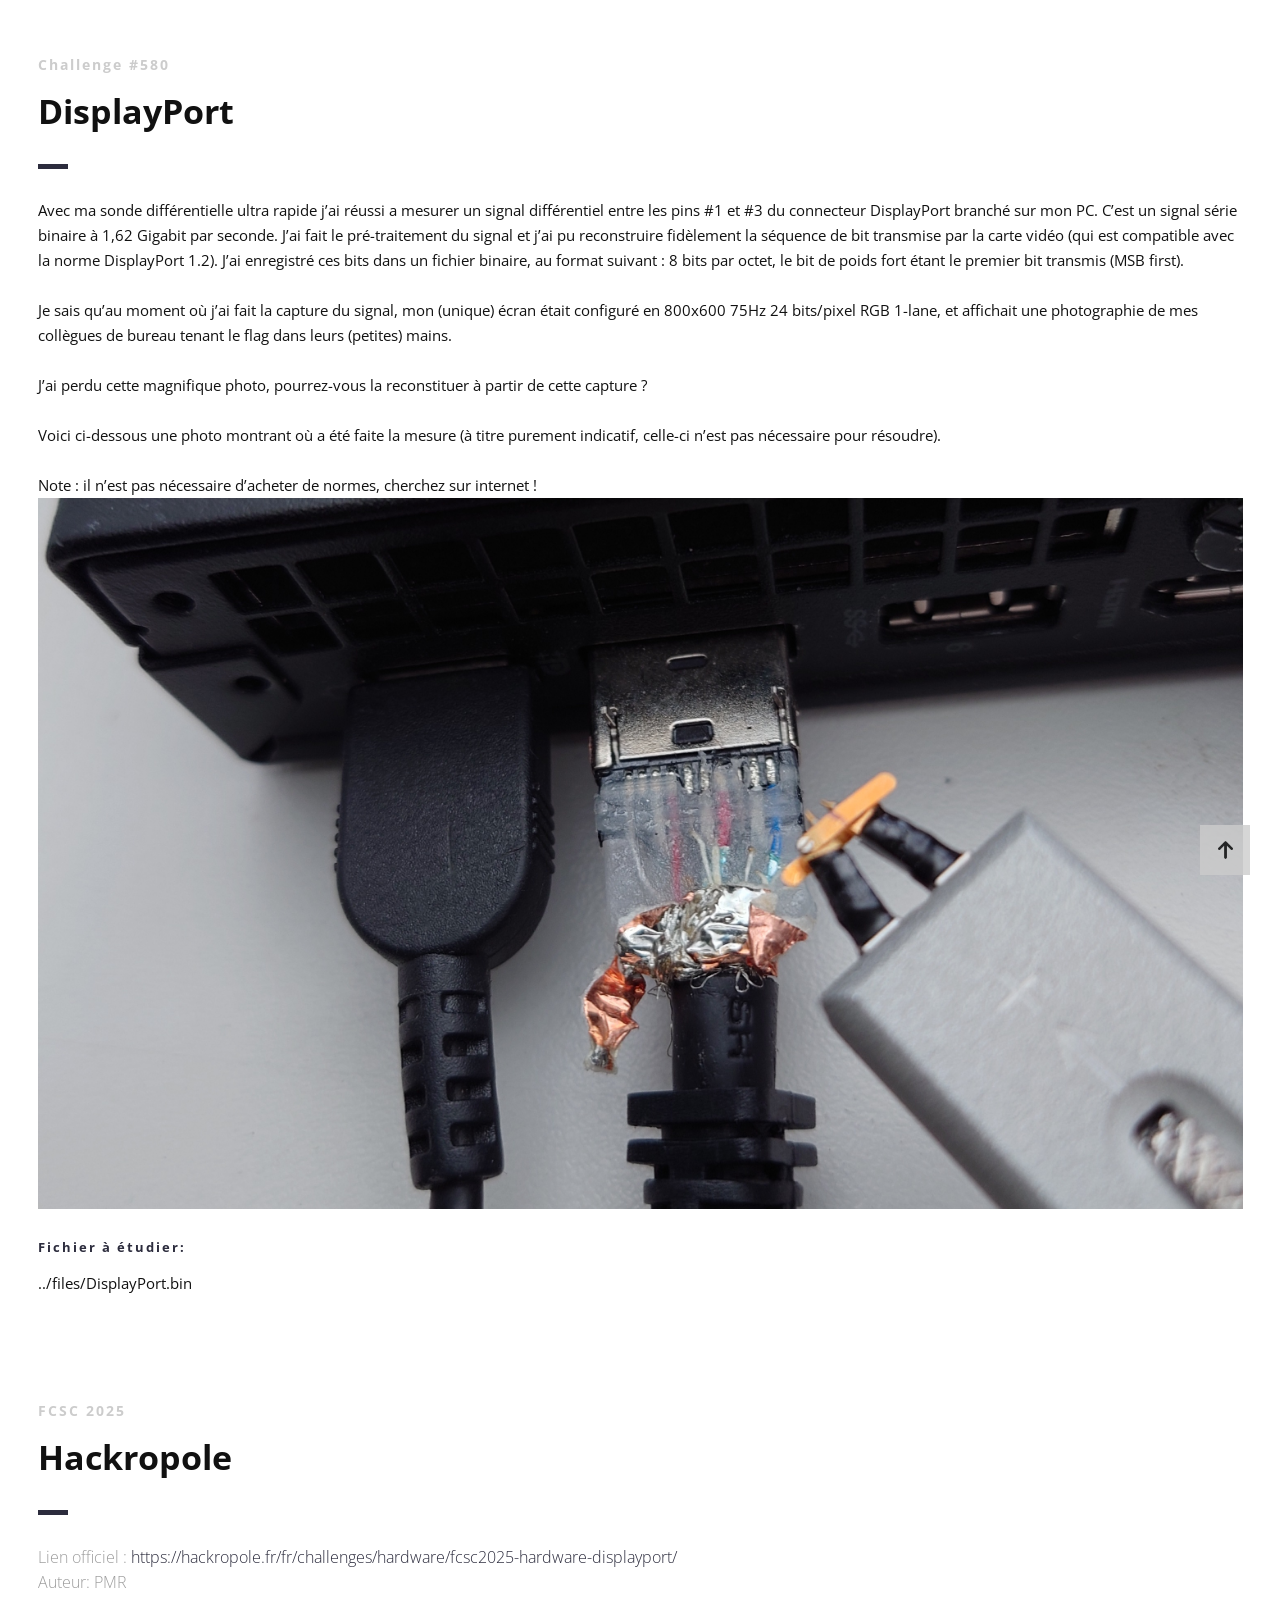
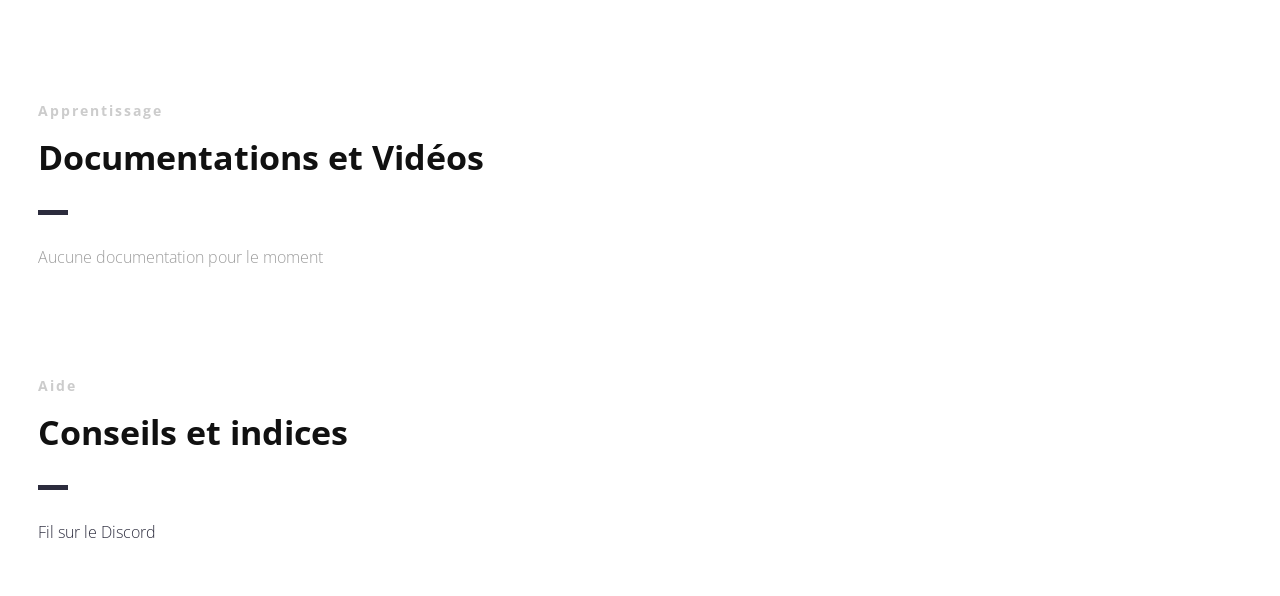
<file: presentation/index.html>
<!DOCTYPE html>
<html>

<head lang="fr">
    <meta charset="UTF-8">
    <!--Page Title-->
    <title>Hack-Oeil - Les CTFs de Cyrhades</title>
    <!--Meta Keywords and Description-->
    <meta name="keywords" content="">
    <meta name="description" content="">
    <meta name="viewport" content="width=device-width, initial-scale=1.0, user-scalable=no" />
    <link rel="shortcut icon" href="./assets/images/favicon.ico" title="Favicon" />
    <link rel="stylesheet" href="./assets/css/style.css">
    <link href='https://fonts.googleapis.com/css?family=Open+Sans:400,300,600,700,800' rel='stylesheet' type='text/css'>
    <script src="./assets/js/highlight.min.js"></script>
    <script>
        document.addEventListener('DOMContentLoaded', () => {
            // Vérifie si la fenêtre est dans une iframe
            if (window.self !== window.top) {
                document.querySelectorAll('a').forEach((link) => {
                    link.addEventListener('click', (event) => {
                        const a = event.target.closest('a[href^="http"]');
                        if (a) {
                            event.preventDefault();
                            window.parent.postMessage({
                                type: "open-external",
                                url: a.href
                            }, "*");
                        }
                    });
                });
            }
            // Active la coloration syntaxique :
            if (window.hljs) {
                hljs.highlightAll();
            } else {
                console.error("Highlight.js non chargé !");
            }
        });
    </script>
</head>

<body>

    <div id="wrapper">
        <!--Main Content Area-->
        <main id="content">
            <!--Ctf-->
            <section class="ctf scrollto">
                <article class="row clearfix">
                    <div class="col-1">
                        <div class="section-heading">
                            <h3>Challenge #580</h3>
                            <h2 class="section-title">DisplayPort</h2>
                            <p>
Avec ma sonde différentielle ultra rapide j’ai réussi a mesurer un signal différentiel entre les pins #1 et #3 du connecteur DisplayPort branché sur mon PC. C’est un signal série binaire à 1,62 Gigabit par seconde. J’ai fait le pré-traitement du signal et j’ai pu reconstruire fidèlement la séquence de bit transmise par la carte vidéo (qui est compatible avec la norme DisplayPort 1.2). J’ai enregistré ces bits dans un fichier binaire, au format suivant : 8 bits par octet, le bit de poids fort étant le premier bit transmis (MSB first).
<br /><br />
Je sais qu’au moment où j’ai fait la capture du signal, mon (unique) écran était configuré en 800x600 75Hz 24 bits/pixel RGB 1-lane, et affichait une photographie de mes collègues de bureau tenant le flag dans leurs (petites) mains.
<br /><br />
J’ai perdu cette magnifique photo, pourrez-vous la reconstituer à partir de cette capture ?
<br /><br />
Voici ci-dessous une photo montrant où a été faite la mesure (à titre purement indicatif, celle-ci n’est pas nécessaire pour résoudre).
<br /><br />
Note : il n’est pas nécessaire d’acheter de normes, cherchez sur internet !
<br /><img src="assets/images/DisplayPort.jpg">
                            </p>
                            <h4>Fichier à étudier:</h4>
                            <p>../files/DisplayPort.bin</p>
                        </div>
                    </div>
                </article>

                <article class="row clearfix">
                    <div class="col-1">
                        <div class="section-heading">
                            <h3>FCSC 2025</h3>
                            <h2 class="section-title">Hackropole</h2>
                            <p class="section-subtitle">
                                Lien officiel :
                                <a target="_blank" href="https://hackropole.fr/fr/challenges/hardware/fcsc2025-hardware-displayport/">https://hackropole.fr/fr/challenges/hardware/fcsc2025-hardware-displayport/</a>
                                <br />
                                Auteur: PMR
                            </p>
                        </div>
                    </div>
                </article>

                <article class="row clearfix">
                    <div class="col-1">
                        <div class="section-heading">
                            <h3>Apprentissage</h3>
                            <h2 class="section-title">Documentations et Vidéos</h2>
                            <p class="section-subtitle">
                                Aucune documentation pour le moment
                            </p>
                        </div>
                    </div>
                </article>

                <article class="row clearfix">
                    <div class="col-1">
                        <div class="section-heading">
                            <h3>Aide</h3>
                            <h2 class="section-title">Conseils et indices</h2>
                            <p class="section-subtitle">
                                <a target="_blank"
                                    href="https://discord.com/channels/1175764392307077120/1175764601716092948">Fil sur
                                    le Discord</a>
                            </p>
                        </div>
                    </div>
                </article>
            </section>
            <!--End of Ctf-->
        </main>
        <!--End Main Content Area-->

        <a id="scrollUp" href="#wrapper" style="position: fixed; z-index: 1000;"
            aria-label="Remonter en haut de la page" title="Remonter en tête de site"></a>
    </div>
</body>

</html>
</file>
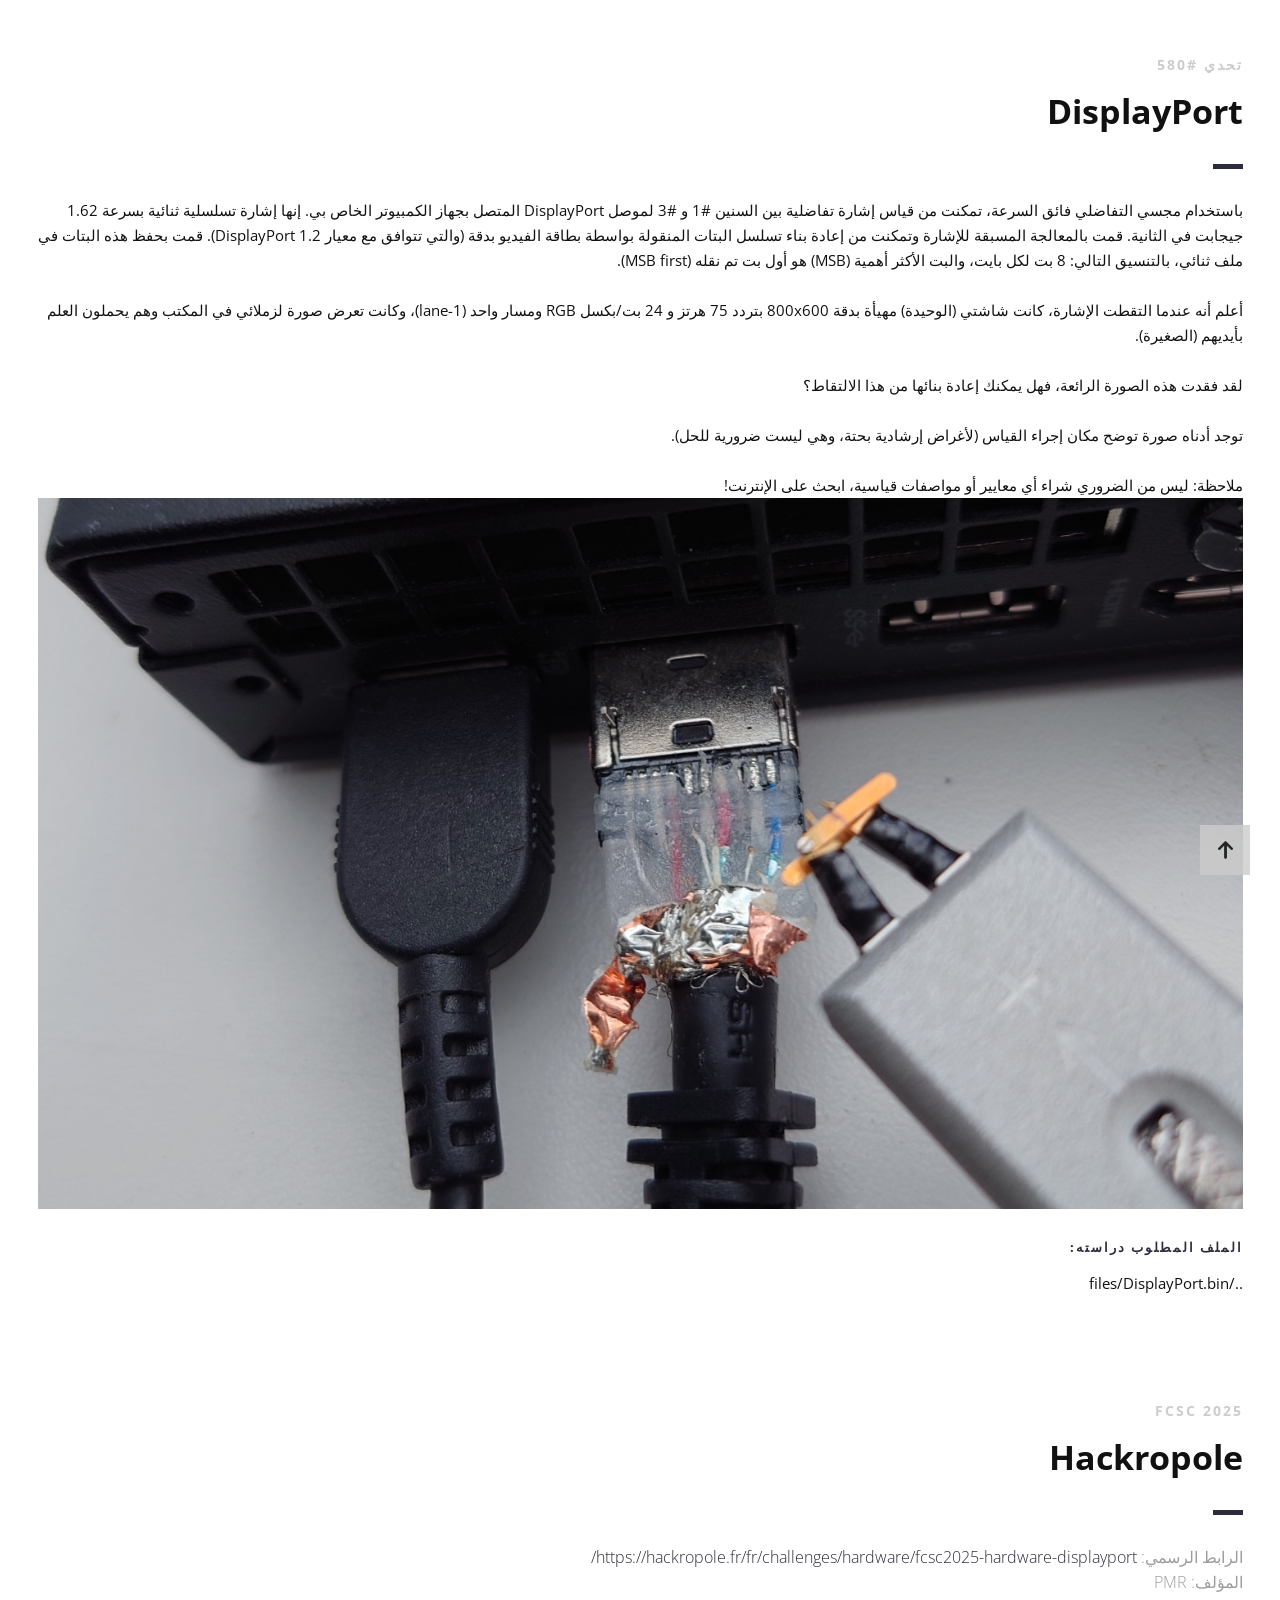
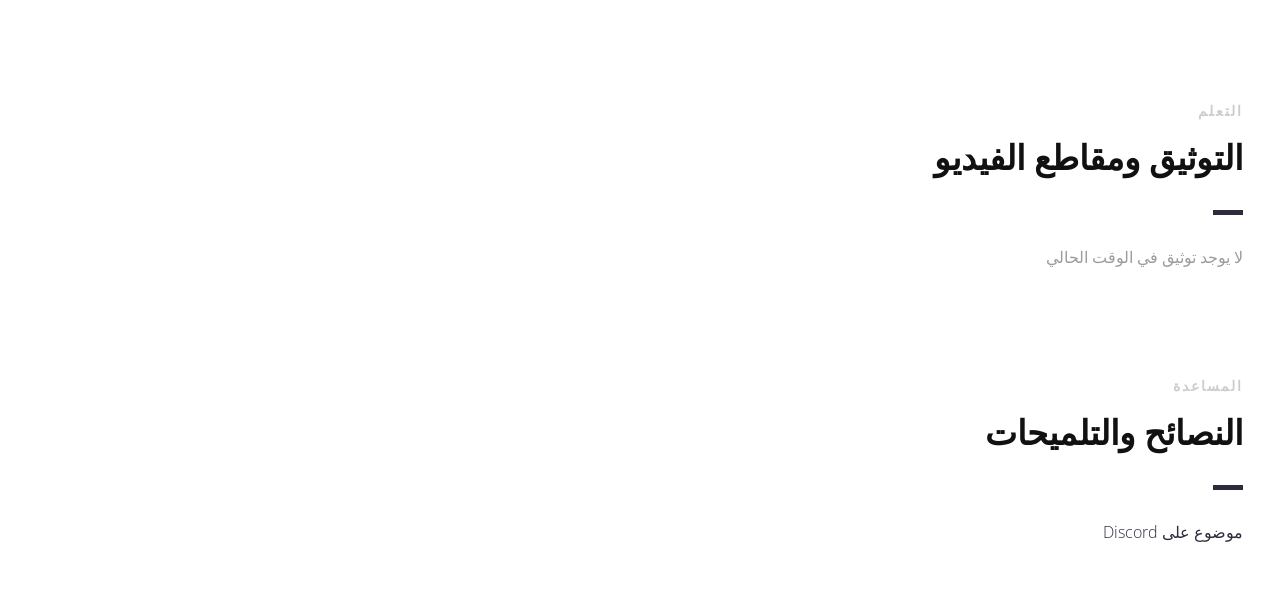
<file: presentation/index_ar.html>
<!DOCTYPE html>
<html dir="rtl" lang="ar">

<head lang="ar">
    <meta charset="UTF-8">
    <!--Page Title-->
    <title>Hack-Oeil - تحديات Cyrhades CTF</title>
    <!--Meta Keywords and Description-->
    <meta name="keywords" content="">
    <meta name="description" content="">
    <meta name="viewport" content="width=device-width, initial-scale=1.0, user-scalable=no" />
    <link rel="shortcut icon" href="./assets/images/favicon.ico" title="Favicon" />
    <link rel="stylesheet" href="./assets/css/style.css">
    <link href='https://fonts.googleapis.com/css?family=Open+Sans:400,300,600,700,800' rel='stylesheet' type='text/css'>
    <script src="./assets/js/highlight.min.js"></script>
    <script>
        document.addEventListener('DOMContentLoaded', () => {
            // التحقق مما إذا كانت النافذة داخل iframe
            if (window.self !== window.top) {
                document.querySelectorAll('a').forEach((link) => {
                    link.addEventListener('click', (event) => {
                        const a = event.target.closest('a[href^="http"]');
                        if (a) {
                            event.preventDefault();
                            window.parent.postMessage({
                                type: "open-external",
                                url: a.href
                            }, "*");
                        }
                    });
                });
            }
            // تفعيل تلوين التعليمات البرمجية:
            if (window.hljs) {
                hljs.highlightAll();
            } else {
                console.error("لم يتم تحميل Highlight.js!");
            }
        });
    </script>
</head>

<body>

    <div id="wrapper">
        <!--Main Content Area-->
        <main id="content">
            <!--Ctf-->
            <section class="ctf scrollto">
                <article class="row clearfix">
                    <div class="col-1">
                        <div class="section-heading">
                            <h3>تحدي #580</h3>
                            <h2 class="section-title">DisplayPort</h2>
                            <p>
باستخدام مجسي التفاضلي فائق السرعة، تمكنت من قياس إشارة تفاضلية بين السنين #1 و #3 لموصل DisplayPort المتصل بجهاز الكمبيوتر الخاص بي. إنها إشارة تسلسلية ثنائية بسرعة 1.62 جيجابت في الثانية. قمت بالمعالجة المسبقة للإشارة وتمكنت من إعادة بناء تسلسل البتات المنقولة بواسطة بطاقة الفيديو بدقة (والتي تتوافق مع معيار DisplayPort 1.2). قمت بحفظ هذه البتات في ملف ثنائي، بالتنسيق التالي: 8 بت لكل بايت، والبت الأكثر أهمية (MSB) هو أول بت تم نقله (MSB first).
<br /><br />
أعلم أنه عندما التقطت الإشارة، كانت شاشتي (الوحيدة) مهيأة بدقة 800x600 بتردد 75 هرتز و 24 بت/بكسل RGB ومسار واحد (1-lane)، وكانت تعرض صورة لزملائي في المكتب وهم يحملون العلم بأيديهم (الصغيرة).
<br /><br />
لقد فقدت هذه الصورة الرائعة، فهل يمكنك إعادة بنائها من هذا الالتقاط؟
<br /><br />
توجد أدناه صورة توضح مكان إجراء القياس (لأغراض إرشادية بحتة، وهي ليست ضرورية للحل).
<br /><br />
ملاحظة: ليس من الضروري شراء أي معايير أو مواصفات قياسية، ابحث على الإنترنت!
<br /><img src="assets/images/DisplayPort.jpg">
                            </p>
                            <h4>الملف المطلوب دراسته:</h4>
                            <p>../files/DisplayPort.bin</p>
                        </div>
                    </div>
                </article>

                <article class="row clearfix">
                    <div class="col-1">
                        <div class="section-heading">
                            <h3>FCSC 2025</h3>
                            <h2 class="section-title">Hackropole</h2>
                            <p class="section-subtitle">
                                الرابط الرسمي:
                                <a target="_blank" href="https://hackropole.fr/fr/challenges/hardware/fcsc2025-hardware-displayport/">https://hackropole.fr/fr/challenges/hardware/fcsc2025-hardware-displayport/</a>
                                <br />
                                المؤلف: PMR
                            </p>
                        </div>
                    </div>
                </article>

                <article class="row clearfix">
                    <div class="col-1">
                        <div class="section-heading">
                            <h3>التعلم</h3>
                            <h2 class="section-title">التوثيق ومقاطع الفيديو</h2>
                            <p class="section-subtitle">
                                لا يوجد توثيق في الوقت الحالي
                            </p>
                        </div>
                    </div>
                </article>

                <article class="row clearfix">
                    <div class="col-1">
                        <div class="section-heading">
                            <h3>المساعدة</h3>
                            <h2 class="section-title">النصائح والتلميحات</h2>
                            <p class="section-subtitle">
                                <a target="_blank"
                                    href="https://discord.com/channels/1175764392307077120/1175764601716092948">موضوع
                                    على Discord</a>
                            </p>
                        </div>
                    </div>
                </article>
            </section>
            <!--End of Ctf-->
        </main>
        <!--End Main Content Area-->

        <a id="scrollUp" href="#wrapper" style="position: fixed; z-index: 1000;"
            aria-label="الرجوع إلى أعلى الصفحة" title="الرجوع إلى أعلى الموقع"></a>
    </div>
</body>

</html>
</file>
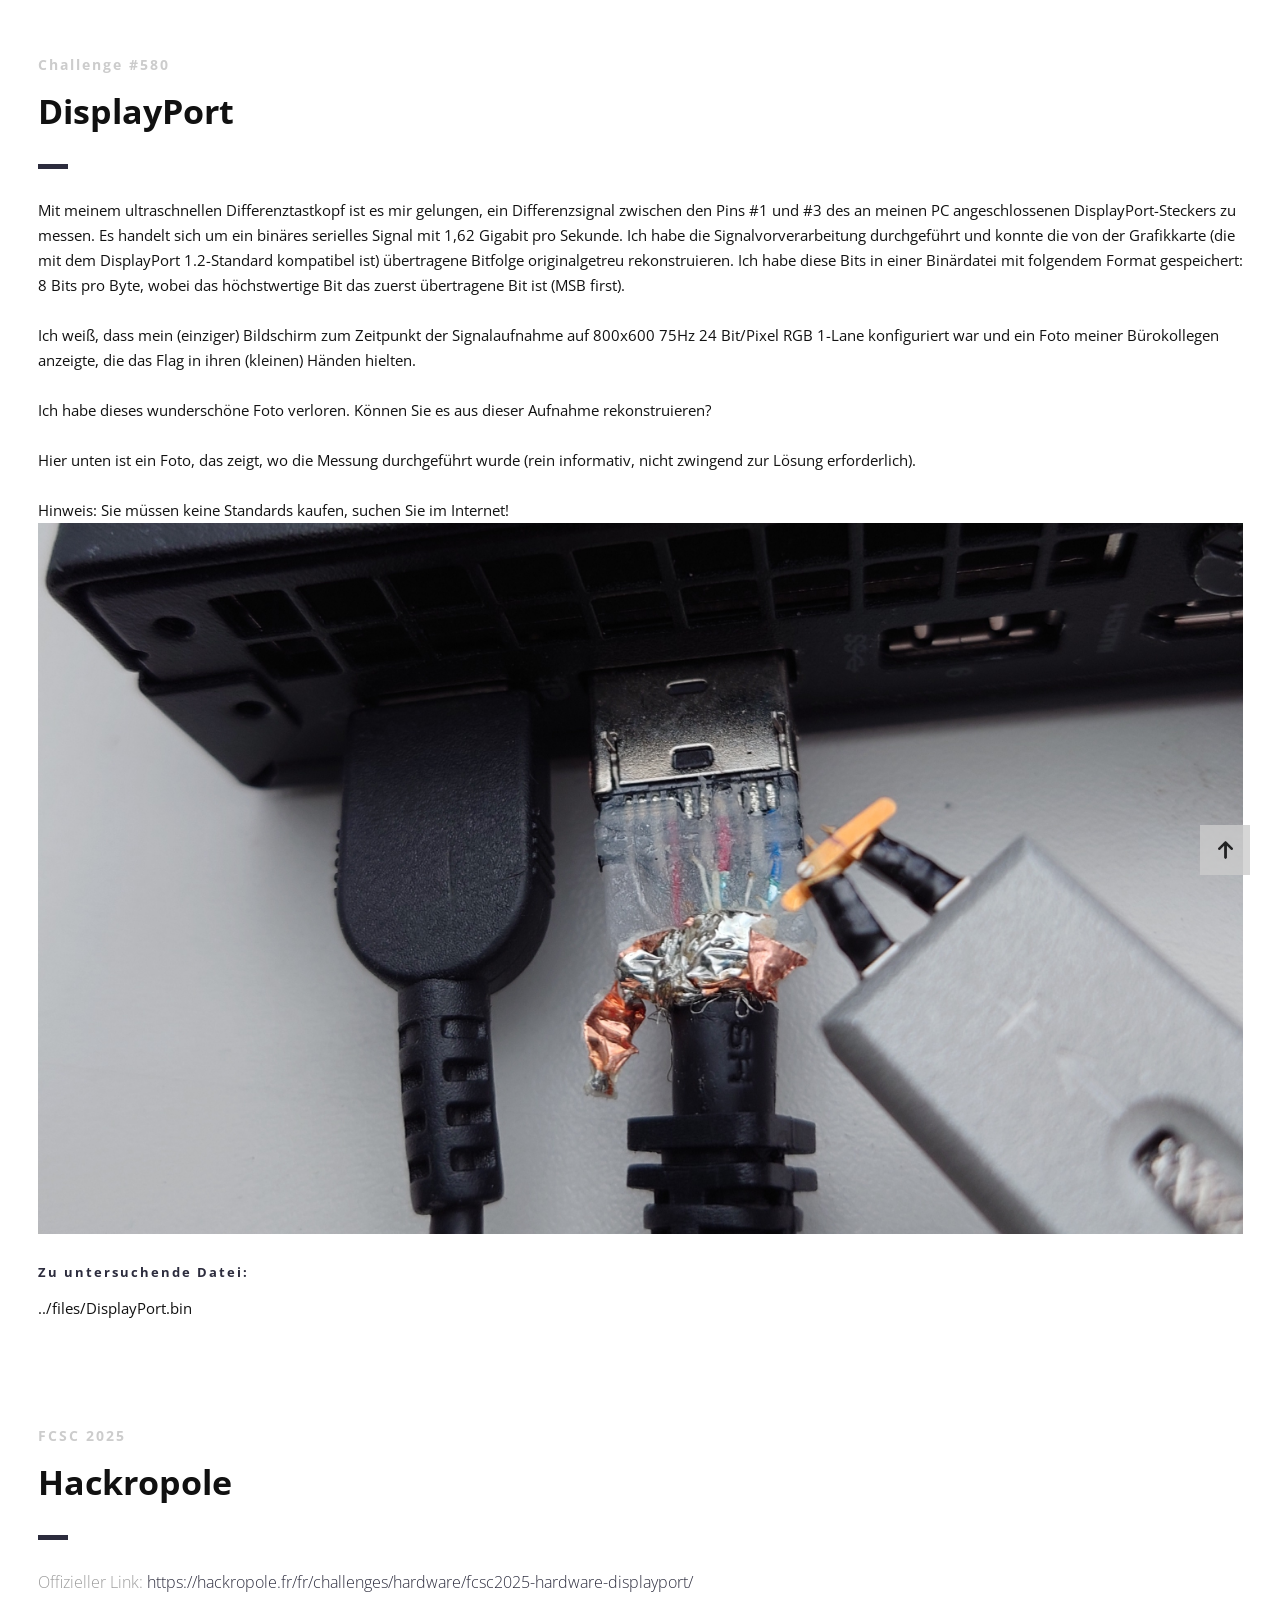
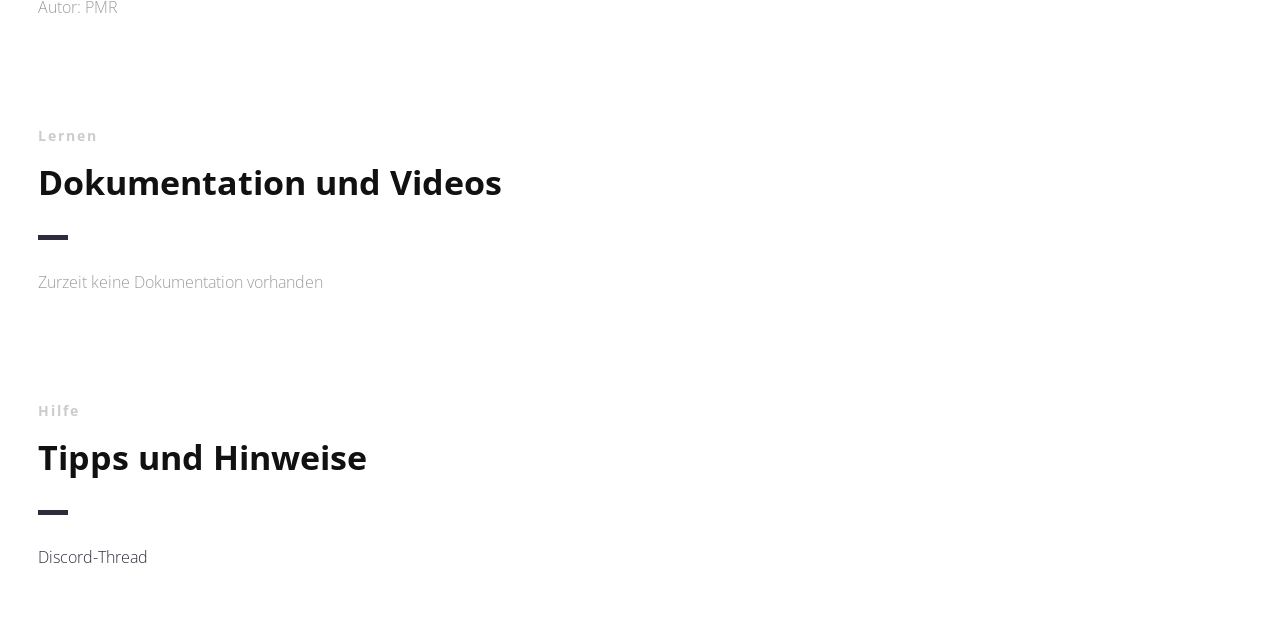
<file: presentation/index_de.html>
<!DOCTYPE html>
<html>

<head lang="de">
    <meta charset="UTF-8">
    <!--Page Title-->
    <title>Hack-Oeil - Cyrhades CTFs</title>
    <!--Meta Keywords and Description-->
    <meta name="keywords" content="">
    <meta name="description" content="">
    <meta name="viewport" content="width=device-width, initial-scale=1.0, user-scalable=no" />
    <link rel="shortcut icon" href="./assets/images/favicon.ico" title="Favicon" />
    <link rel="stylesheet" href="./assets/css/style.css">
    <link href='https://fonts.googleapis.com/css?family=Open+Sans:400,300,600,700,800' rel='stylesheet' type='text/css'>
    <script src="./assets/js/highlight.min.js"></script>
    <script>
        document.addEventListener('DOMContentLoaded', () => {
            // Prüft, ob sich das Fenster in einem Iframe befindet
            if (window.self !== window.top) {
                document.querySelectorAll('a').forEach((link) => {
                    link.addEventListener('click', (event) => {
                        const a = event.target.closest('a[href^="http"]');
                        if (a) {
                            event.preventDefault();
                            window.parent.postMessage({
                                type: "open-external",
                                url: a.href
                            }, "*");
                        }
                    });
                });
            }
            // Syntax-Highlighting aktivieren:
            if (window.hljs) {
                hljs.highlightAll();
            } else {
                console.error("Highlight.js nicht geladen!");
            }
        });
    </script>
</head>

<body>

    <div id="wrapper">
        <!--Main Content Area-->
        <main id="content">
            <!--Ctf-->
            <section class="ctf scrollto">
                <article class="row clearfix">
                    <div class="col-1">
                        <div class="section-heading">
                            <h3>Challenge #580</h3>
                            <h2 class="section-title">DisplayPort</h2>
                            <p>
Mit meinem ultraschnellen Differenztastkopf ist es mir gelungen, ein Differenzsignal zwischen den Pins #1 und #3 des an meinen PC angeschlossenen DisplayPort-Steckers zu messen. Es handelt sich um ein binäres serielles Signal mit 1,62 Gigabit pro Sekunde. Ich habe die Signalvorverarbeitung durchgeführt und konnte die von der Grafikkarte (die mit dem DisplayPort 1.2-Standard kompatibel ist) übertragene Bitfolge originalgetreu rekonstruieren. Ich habe diese Bits in einer Binärdatei mit folgendem Format gespeichert: 8 Bits pro Byte, wobei das höchstwertige Bit das zuerst übertragene Bit ist (MSB first).
<br /><br />
Ich weiß, dass mein (einziger) Bildschirm zum Zeitpunkt der Signalaufnahme auf 800x600 75Hz 24 Bit/Pixel RGB 1-Lane konfiguriert war und ein Foto meiner Bürokollegen anzeigte, die das Flag in ihren (kleinen) Händen hielten.
<br /><br />
Ich habe dieses wunderschöne Foto verloren. Können Sie es aus dieser Aufnahme rekonstruieren?
<br /><br />
Hier unten ist ein Foto, das zeigt, wo die Messung durchgeführt wurde (rein informativ, nicht zwingend zur Lösung erforderlich).
<br /><br />
Hinweis: Sie müssen keine Standards kaufen, suchen Sie im Internet!
<br /><img src="assets/images/DisplayPort.jpg">
                            </p>
                            <h4>Zu untersuchende Datei:</h4>
                            <p>../files/DisplayPort.bin</p>
                        </div>
                    </div>
                </article>

                <article class="row clearfix">
                    <div class="col-1">
                        <div class="section-heading">
                            <h3>FCSC 2025</h3>
                            <h2 class="section-title">Hackropole</h2>
                            <p class="section-subtitle">
                                Offizieller Link:
                                <a target="_blank" href="https://hackropole.fr/fr/challenges/hardware/fcsc2025-hardware-displayport/">https://hackropole.fr/fr/challenges/hardware/fcsc2025-hardware-displayport/</a>
                                <br />
                                Autor: PMR
                            </p>
                        </div>
                    </div>
                </article>

                <article class="row clearfix">
                    <div class="col-1">
                        <div class="section-heading">
                            <h3>Lernen</h3>
                            <h2 class="section-title">Dokumentation und Videos</h2>
                            <p class="section-subtitle">
                                Zurzeit keine Dokumentation vorhanden
                            </p>
                        </div>
                    </div>
                </article>

                <article class="row clearfix">
                    <div class="col-1">
                        <div class="section-heading">
                            <h3>Hilfe</h3>
                            <h2 class="section-title">Tipps und Hinweise</h2>
                            <p class="section-subtitle">
                                <a target="_blank"
                                    href="https://discord.com/channels/1175764392307077120/1175764601716092948">Discord-Thread</a>
                            </p>
                        </div>
                    </div>
                </article>
            </section>
            <!--End of Ctf-->
        </main>
        <!--End Main Content Area-->

        <a id="scrollUp" href="#wrapper" style="position: fixed; z-index: 1000;"
            aria-label="Nach oben scrollen" title="Nach oben scrollen"></a>
    </div>
</body>

</html>
</file>
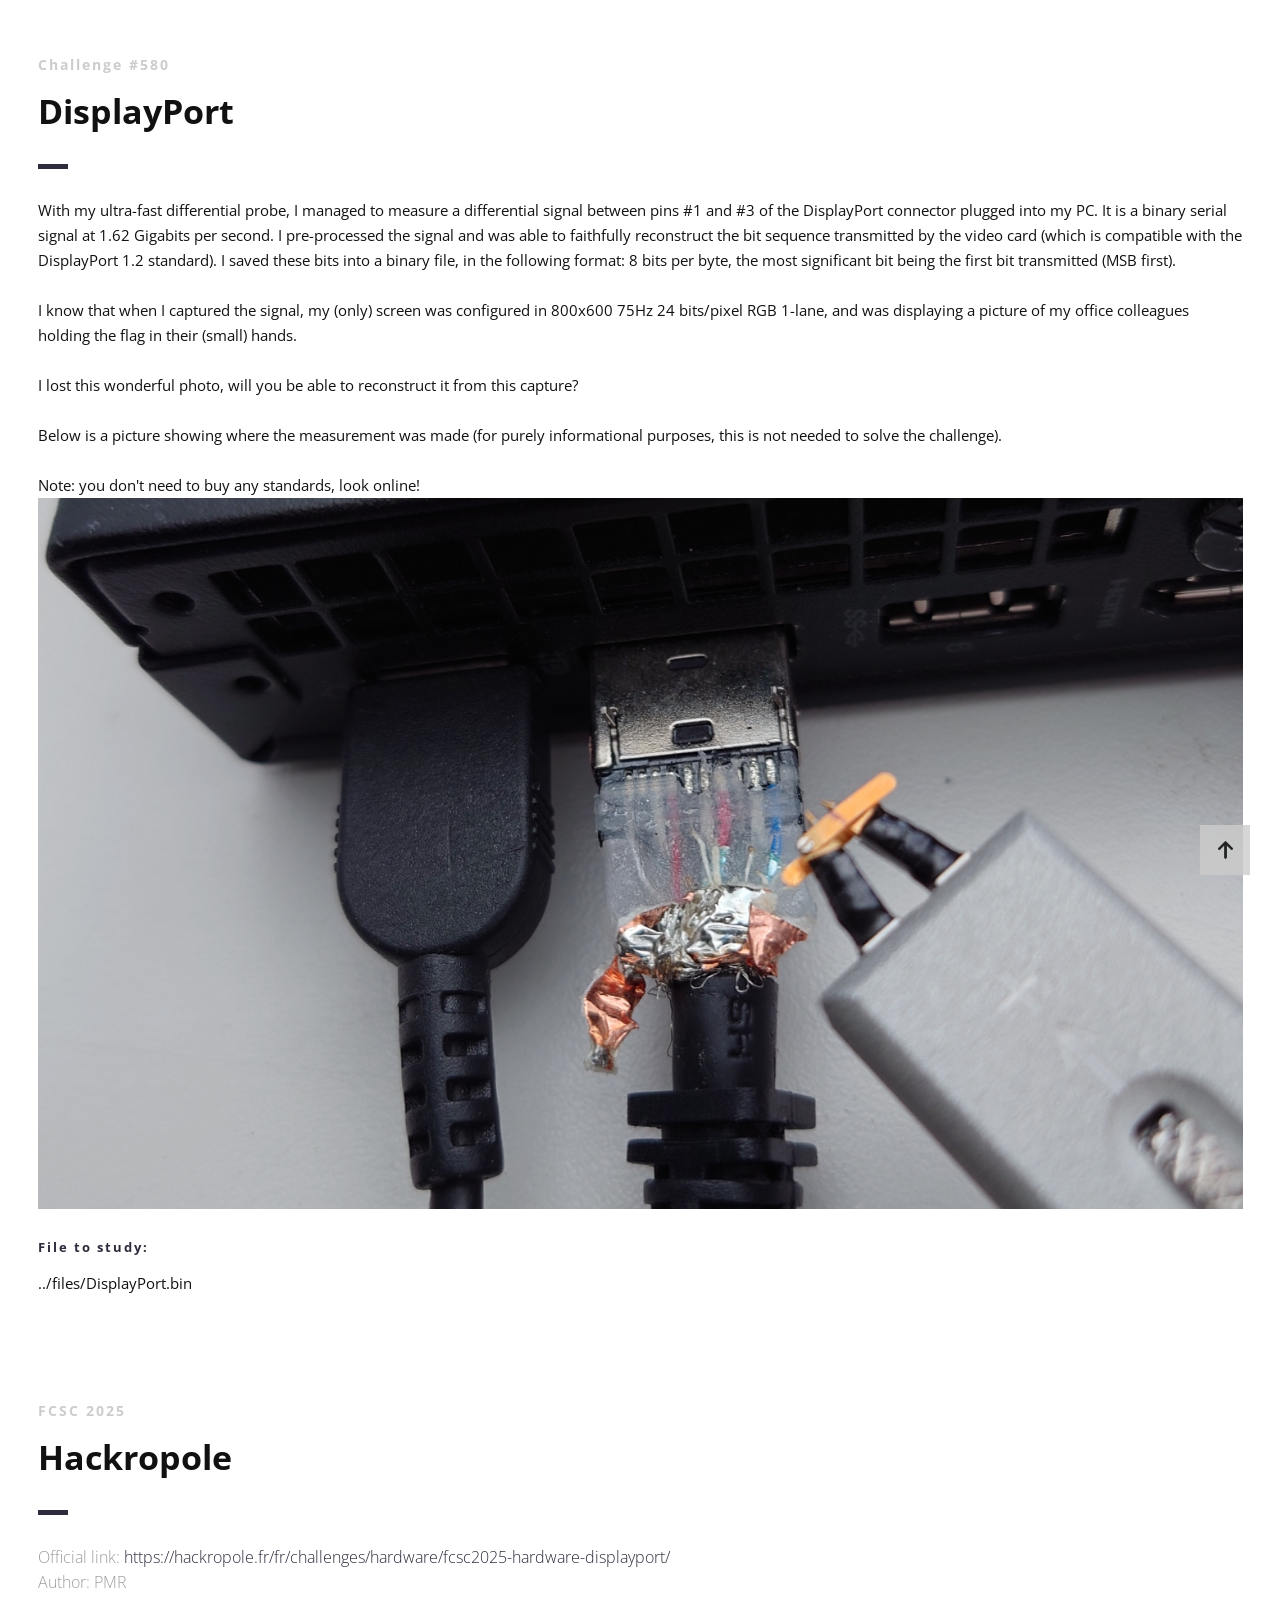
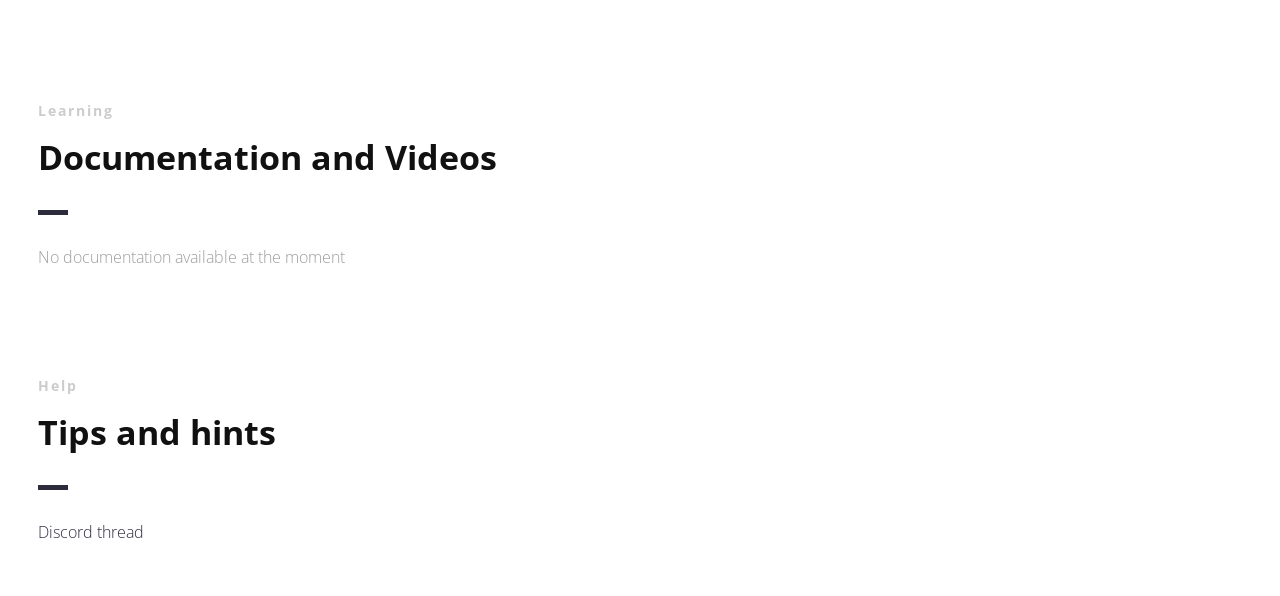
<file: presentation/index_en.html>
<!DOCTYPE html>
<html>

<head lang="en">
    <meta charset="UTF-8">
    <!--Page Title-->
    <title>Hack-Oeil - Cyrhades CTF</title>
    <!--Meta Keywords and Description-->
    <meta name="keywords" content="">
    <meta name="description" content="">
    <meta name="viewport" content="width=device-width, initial-scale=1.0, user-scalable=no" />
    <link rel="shortcut icon" href="./assets/images/favicon.ico" title="Favicon" />
    <link rel="stylesheet" href="./assets/css/style.css">
    <link href='https://fonts.googleapis.com/css?family=Open+Sans:400,300,600,700,800' rel='stylesheet' type='text/css'>
    <script src="./assets/js/highlight.min.js"></script>
    <script>
        document.addEventListener('DOMContentLoaded', () => {
            // Check if window is in iframe
            if (window.self !== window.top) {
                document.querySelectorAll('a').forEach((link) => {
                    link.addEventListener('click', (event) => {
                        const a = event.target.closest('a[href^="http"]');
                        if (a) {
                            event.preventDefault();
                            window.parent.postMessage({
                                type: "open-external",
                                url: a.href
                            }, "*");
                        }
                    });
                });
            }
            // Enable syntax highlighting:
            if (window.hljs) {
                hljs.highlightAll();
            } else {
                console.error("Highlight.js not loaded!");
            }
        });
    </script>
</head>

<body>

    <div id="wrapper">
        <!--Main Content Area-->
        <main id="content">
            <!--Ctf-->
            <section class="ctf scrollto">
                <article class="row clearfix">
                    <div class="col-1">
                        <div class="section-heading">
                            <h3>Challenge #580</h3>
                            <h2 class="section-title">DisplayPort</h2>
                            <p>
With my ultra-fast differential probe, I managed to measure a differential signal between pins #1 and #3 of the DisplayPort connector plugged into my PC. It is a binary serial signal at 1.62 Gigabits per second. I pre-processed the signal and was able to faithfully reconstruct the bit sequence transmitted by the video card (which is compatible with the DisplayPort 1.2 standard). I saved these bits into a binary file, in the following format: 8 bits per byte, the most significant bit being the first bit transmitted (MSB first).
<br /><br />
I know that when I captured the signal, my (only) screen was configured in 800x600 75Hz 24 bits/pixel RGB 1-lane, and was displaying a picture of my office colleagues holding the flag in their (small) hands.
<br /><br />
I lost this wonderful photo, will you be able to reconstruct it from this capture?
<br /><br />
Below is a picture showing where the measurement was made (for purely informational purposes, this is not needed to solve the challenge).
<br /><br />
Note: you don't need to buy any standards, look online!
<br /><img src="assets/images/DisplayPort.jpg">
                            </p>
                            <h4>File to study:</h4>
                            <p>../files/DisplayPort.bin</p>
                        </div>
                    </div>
                </article>

                <article class="row clearfix">
                    <div class="col-1">
                        <div class="section-heading">
                            <h3>FCSC 2025</h3>
                            <h2 class="section-title">Hackropole</h2>
                            <p class="section-subtitle">
                                Official link:
                                <a target="_blank" href="https://hackropole.fr/fr/challenges/hardware/fcsc2025-hardware-displayport/">https://hackropole.fr/fr/challenges/hardware/fcsc2025-hardware-displayport/</a>
                                <br />
                                Author: PMR
                            </p>
                        </div>
                    </div>
                </article>

                <article class="row clearfix">
                    <div class="col-1">
                        <div class="section-heading">
                            <h3>Learning</h3>
                            <h2 class="section-title">Documentation and Videos</h2>
                            <p class="section-subtitle">
                                No documentation available at the moment
                            </p>
                        </div>
                    </div>
                </article>

                <article class="row clearfix">
                    <div class="col-1">
                        <div class="section-heading">
                            <h3>Help</h3>
                            <h2 class="section-title">Tips and hints</h2>
                            <p class="section-subtitle">
                                <a target="_blank"
                                    href="https://discord.com/channels/1175764392307077120/1175764601716092948">Discord
                                    thread</a>
                            </p>
                        </div>
                    </div>
                </article>
            </section>
            <!--End of Ctf-->
        </main>
        <!--End Main Content Area-->

        <a id="scrollUp" href="#wrapper" style="position: fixed; z-index: 1000;"
            aria-label="Back to top of page" title="Back to top of site"></a>
    </div>
</body>

</html>
</file>
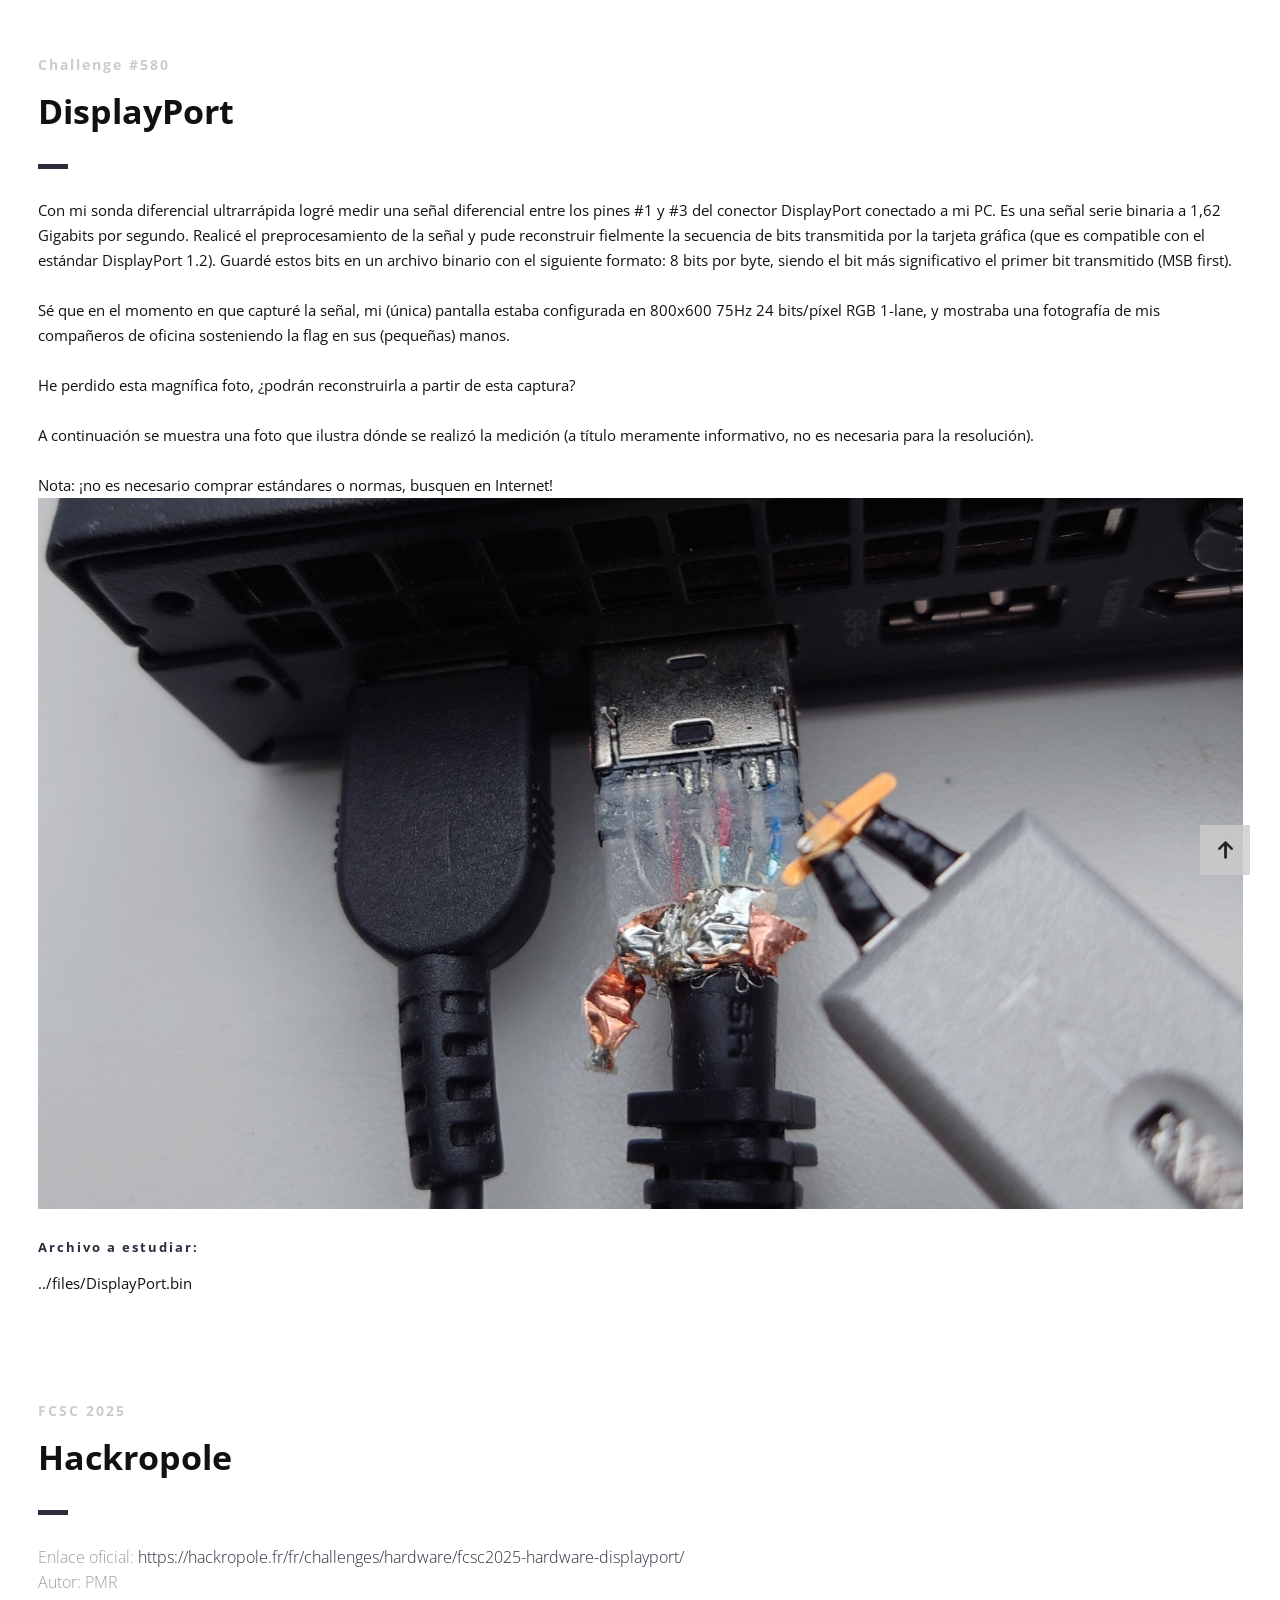
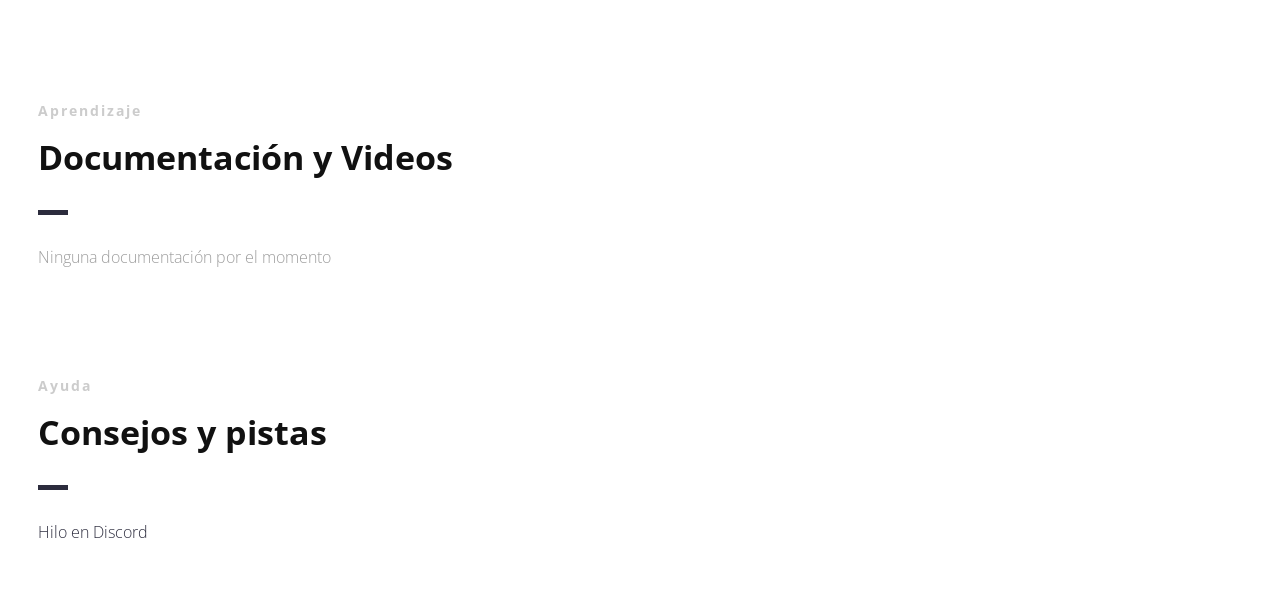
<file: presentation/index_es.html>
<!DOCTYPE html>
<html>

<head lang="es">
    <meta charset="UTF-8">
    <!--Page Title-->
    <title>Hack-Oeil - Los CTFs de Cyrhades</title>
    <!--Meta Keywords and Description-->
    <meta name="keywords" content="">
    <meta name="description" content="">
    <meta name="viewport" content="width=device-width, initial-scale=1.0, user-scalable=no" />
    <link rel="shortcut icon" href="./assets/images/favicon.ico" title="Favicon" />
    <link rel="stylesheet" href="./assets/css/style.css">
    <link href='https://fonts.googleapis.com/css?family=Open+Sans:400,300,600,700,800' rel='stylesheet' type='text/css'>
    <script src="./assets/js/highlight.min.js"></script>
    <script>
        document.addEventListener('DOMContentLoaded', () => {
            // Comprueba si la ventana está en un iframe
            if (window.self !== window.top) {
                document.querySelectorAll('a').forEach((link) => {
                    link.addEventListener('click', (event) => {
                        const a = event.target.closest('a[href^="http"]');
                        if (a) {
                            event.preventDefault();
                            window.parent.postMessage({
                                type: "open-external",
                                url: a.href
                            }, "*");
                        }
                    });
                });
            }
            // Activa el resaltado de sintaxis:
            if (window.hljs) {
                hljs.highlightAll();
            } else {
                console.error("¡Highlight.js no cargado!");
            }
        });
    </script>
</head>

<body>

    <div id="wrapper">
        <!--Main Content Area-->
        <main id="content">
            <!--Ctf-->
            <section class="ctf scrollto">
                <article class="row clearfix">
                    <div class="col-1">
                        <div class="section-heading">
                            <h3>Challenge #580</h3>
                            <h2 class="section-title">DisplayPort</h2>
                            <p>
Con mi sonda diferencial ultrarrápida logré medir una señal diferencial entre los pines #1 y #3 del conector DisplayPort conectado a mi PC. Es una señal serie binaria a 1,62 Gigabits por segundo. Realicé el preprocesamiento de la señal y pude reconstruir fielmente la secuencia de bits transmitida por la tarjeta gráfica (que es compatible con el estándar DisplayPort 1.2). Guardé estos bits en un archivo binario con el siguiente formato: 8 bits por byte, siendo el bit más significativo el primer bit transmitido (MSB first).
<br /><br />
Sé que en el momento en que capturé la señal, mi (única) pantalla estaba configurada en 800x600 75Hz 24 bits/píxel RGB 1-lane, y mostraba una fotografía de mis compañeros de oficina sosteniendo la flag en sus (pequeñas) manos.
<br /><br />
He perdido esta magnífica foto, ¿podrán reconstruirla a partir de esta captura?
<br /><br />
A continuación se muestra una foto que ilustra dónde se realizó la medición (a título meramente informativo, no es necesaria para la resolución).
<br /><br />
Nota: ¡no es necesario comprar estándares o normas, busquen en Internet!
<br /><img src="assets/images/DisplayPort.jpg">
                            </p>
                            <h4>Archivo a estudiar:</h4>
                            <p>../files/DisplayPort.bin</p>
                        </div>
                    </div>
                </article>

                <article class="row clearfix">
                    <div class="col-1">
                        <div class="section-heading">
                            <h3>FCSC 2025</h3>
                            <h2 class="section-title">Hackropole</h2>
                            <p class="section-subtitle">
                                Enlace oficial:
                                <a target="_blank" href="https://hackropole.fr/fr/challenges/hardware/fcsc2025-hardware-displayport/">https://hackropole.fr/fr/challenges/hardware/fcsc2025-hardware-displayport/</a>
                                <br />
                                Autor: PMR
                            </p>
                        </div>
                    </div>
                </article>

                <article class="row clearfix">
                    <div class="col-1">
                        <div class="section-heading">
                            <h3>Aprendizaje</h3>
                            <h2 class="section-title">Documentación y Videos</h2>
                            <p class="section-subtitle">
                                Ninguna documentación por el momento
                            </p>
                        </div>
                    </div>
                </article>

                <article class="row clearfix">
                    <div class="col-1">
                        <div class="section-heading">
                            <h3>Ayuda</h3>
                            <h2 class="section-title">Consejos y pistas</h2>
                            <p class="section-subtitle">
                                <a target="_blank"
                                    href="https://discord.com/channels/1175764392307077120/1175764601716092948">Hilo
                                    en Discord</a>
                            </p>
                        </div>
                    </div>
                </article>
            </section>
            <!--End of Ctf-->
        </main>
        <!--End Main Content Area-->

        <a id="scrollUp" href="#wrapper" style="position: fixed; z-index: 1000;"
            aria-label="Volver arriba" title="Volver al principio del sitio"></a>
    </div>
</body>

</html>
</file>
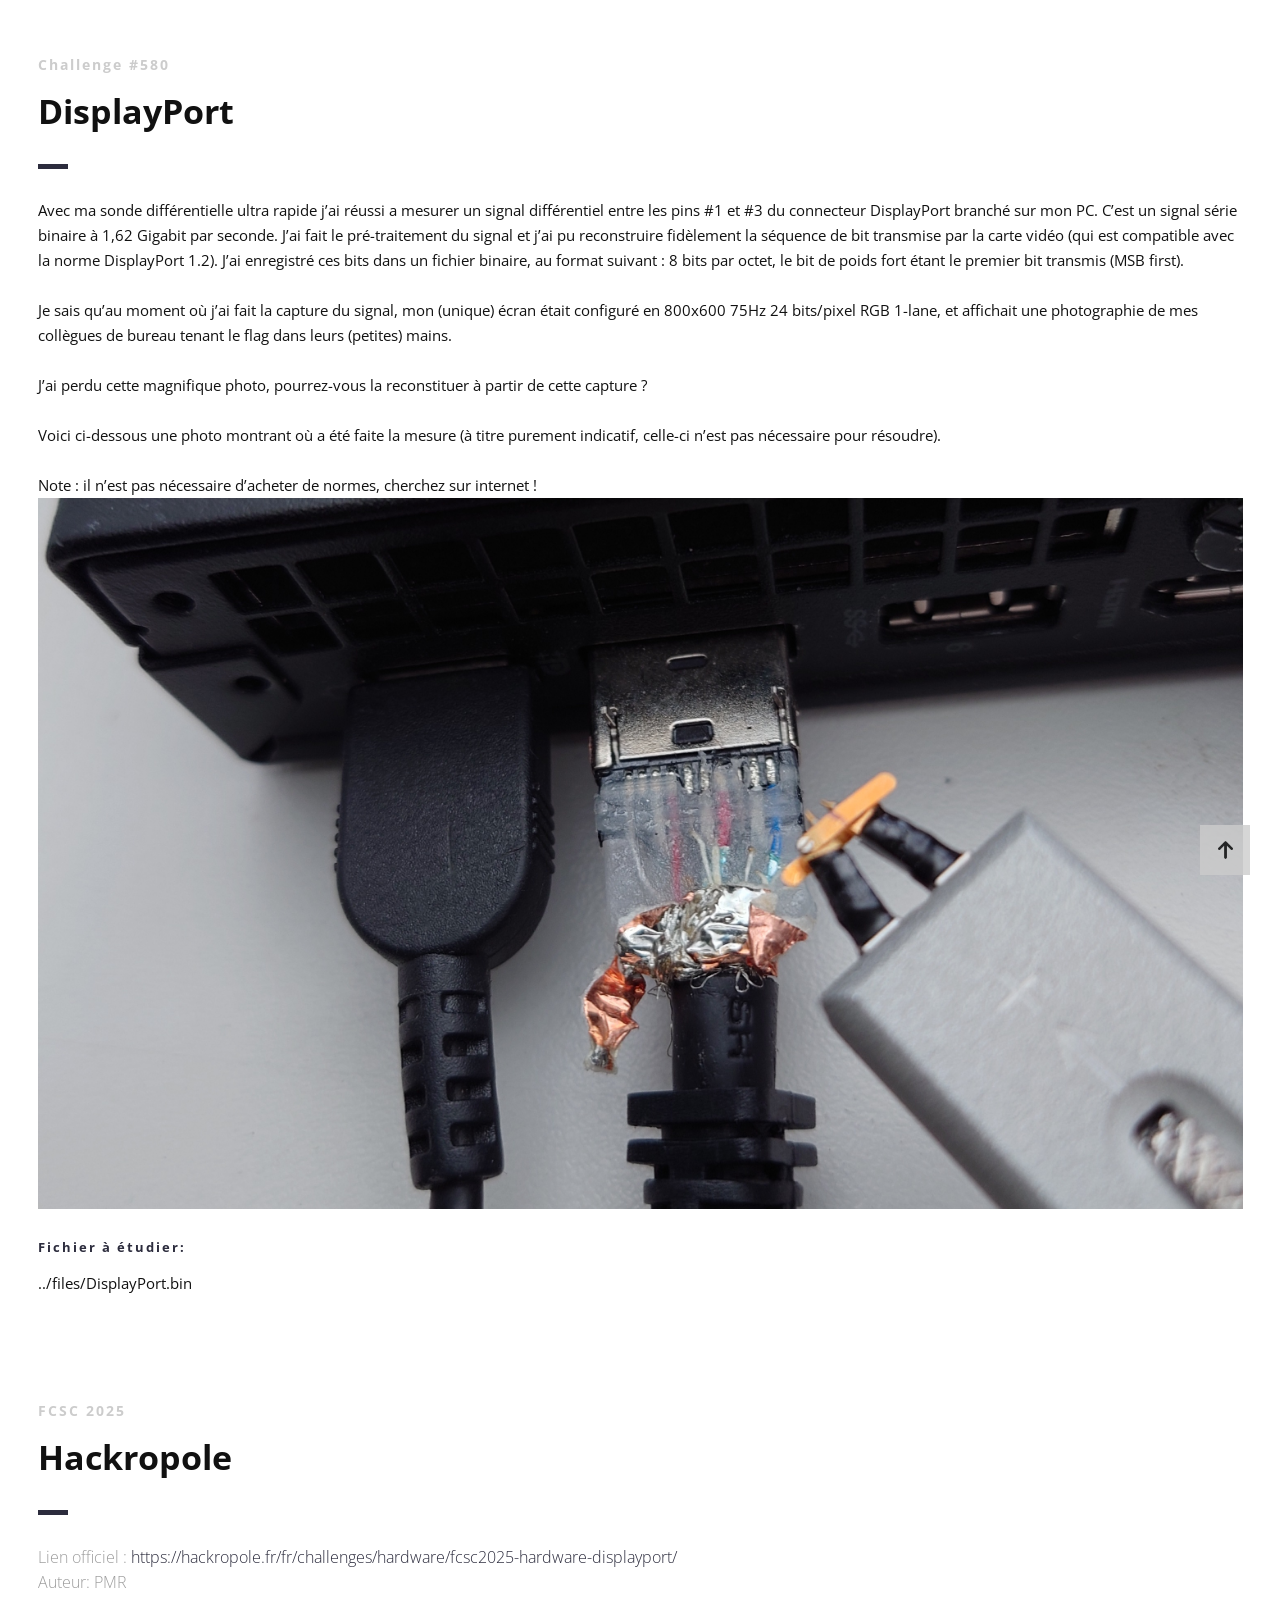
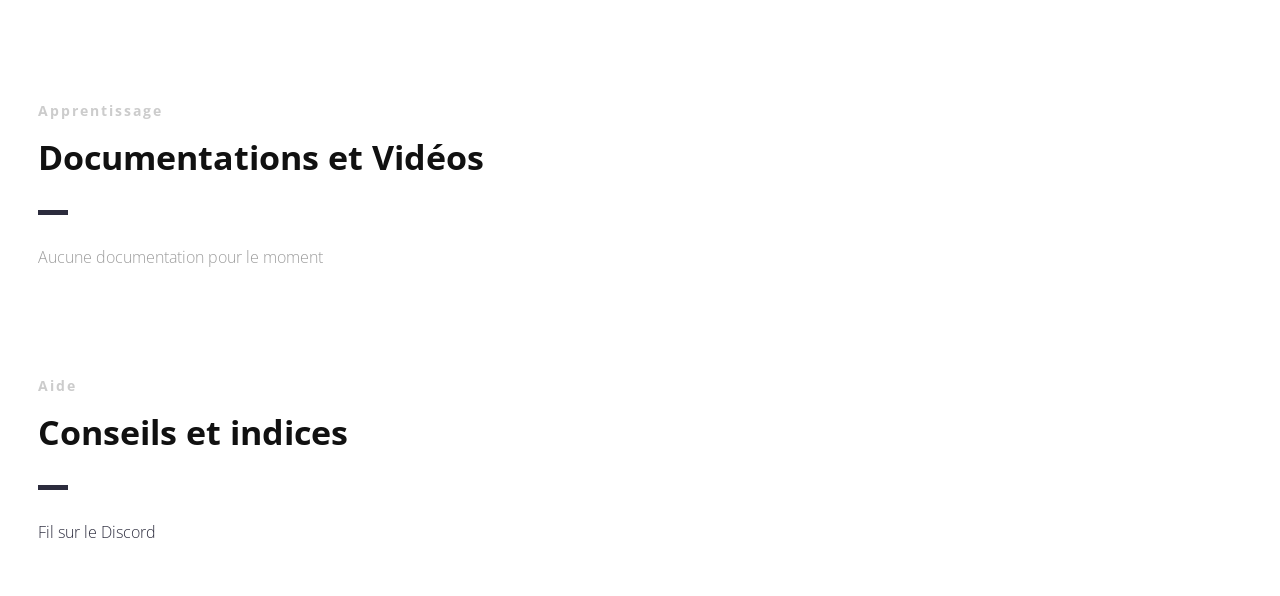
<file: presentation/index_fr.html>
<!DOCTYPE html>
<html>

<head lang="fr">
    <meta charset="UTF-8">
    <!--Page Title-->
    <title>Hack-Oeil - Les CTFs de Cyrhades</title>
    <!--Meta Keywords and Description-->
    <meta name="keywords" content="">
    <meta name="description" content="">
    <meta name="viewport" content="width=device-width, initial-scale=1.0, user-scalable=no" />
    <link rel="shortcut icon" href="./assets/images/favicon.ico" title="Favicon" />
    <link rel="stylesheet" href="./assets/css/style.css">
    <link href='https://fonts.googleapis.com/css?family=Open+Sans:400,300,600,700,800' rel='stylesheet' type='text/css'>
    <script src="./assets/js/highlight.min.js"></script>
    <script>
        document.addEventListener('DOMContentLoaded', () => {
            // Vérifie si la fenêtre est dans une iframe
            if (window.self !== window.top) {
                document.querySelectorAll('a').forEach((link) => {
                    link.addEventListener('click', (event) => {
                        const a = event.target.closest('a[href^="http"]');
                        if (a) {
                            event.preventDefault();
                            window.parent.postMessage({
                                type: "open-external",
                                url: a.href
                            }, "*");
                        }
                    });
                });
            }
            // Active la coloration syntaxique :
            if (window.hljs) {
                hljs.highlightAll();
            } else {
                console.error("Highlight.js non chargé !");
            }
        });
    </script>
</head>

<body>

    <div id="wrapper">
        <!--Main Content Area-->
        <main id="content">
            <!--Ctf-->
            <section class="ctf scrollto">
                <article class="row clearfix">
                    <div class="col-1">
                        <div class="section-heading">
                            <h3>Challenge #580</h3>
                            <h2 class="section-title">DisplayPort</h2>
                            <p>
Avec ma sonde différentielle ultra rapide j’ai réussi a mesurer un signal différentiel entre les pins #1 et #3 du connecteur DisplayPort branché sur mon PC. C’est un signal série binaire à 1,62 Gigabit par seconde. J’ai fait le pré-traitement du signal et j’ai pu reconstruire fidèlement la séquence de bit transmise par la carte vidéo (qui est compatible avec la norme DisplayPort 1.2). J’ai enregistré ces bits dans un fichier binaire, au format suivant : 8 bits par octet, le bit de poids fort étant le premier bit transmis (MSB first).
<br /><br />
Je sais qu’au moment où j’ai fait la capture du signal, mon (unique) écran était configuré en 800x600 75Hz 24 bits/pixel RGB 1-lane, et affichait une photographie de mes collègues de bureau tenant le flag dans leurs (petites) mains.
<br /><br />
J’ai perdu cette magnifique photo, pourrez-vous la reconstituer à partir de cette capture ?
<br /><br />
Voici ci-dessous une photo montrant où a été faite la mesure (à titre purement indicatif, celle-ci n’est pas nécessaire pour résoudre).
<br /><br />
Note : il n’est pas nécessaire d’acheter de normes, cherchez sur internet !
<br /><img src="assets/images/DisplayPort.jpg">
                            </p>
                            <h4>Fichier à étudier:</h4>
                            <p>../files/DisplayPort.bin</p>
                        </div>
                    </div>
                </article>

                <article class="row clearfix">
                    <div class="col-1">
                        <div class="section-heading">
                            <h3>FCSC 2025</h3>
                            <h2 class="section-title">Hackropole</h2>
                            <p class="section-subtitle">
                                Lien officiel :
                                <a target="_blank" href="https://hackropole.fr/fr/challenges/hardware/fcsc2025-hardware-displayport/">https://hackropole.fr/fr/challenges/hardware/fcsc2025-hardware-displayport/</a>
                                <br />
                                Auteur: PMR
                            </p>
                        </div>
                    </div>
                </article>

                <article class="row clearfix">
                    <div class="col-1">
                        <div class="section-heading">
                            <h3>Apprentissage</h3>
                            <h2 class="section-title">Documentations et Vidéos</h2>
                            <p class="section-subtitle">
                                Aucune documentation pour le moment
                            </p>
                        </div>
                    </div>
                </article>

                <article class="row clearfix">
                    <div class="col-1">
                        <div class="section-heading">
                            <h3>Aide</h3>
                            <h2 class="section-title">Conseils et indices</h2>
                            <p class="section-subtitle">
                                <a target="_blank"
                                    href="https://discord.com/channels/1175764392307077120/1175764601716092948">Fil sur
                                    le Discord</a>
                            </p>
                        </div>
                    </div>
                </article>
            </section>
            <!--End of Ctf-->
        </main>
        <!--End Main Content Area-->

        <a id="scrollUp" href="#wrapper" style="position: fixed; z-index: 1000;"
            aria-label="Remonter en haut de la page" title="Remonter en tête de site"></a>
    </div>
</body>

</html>
</file>
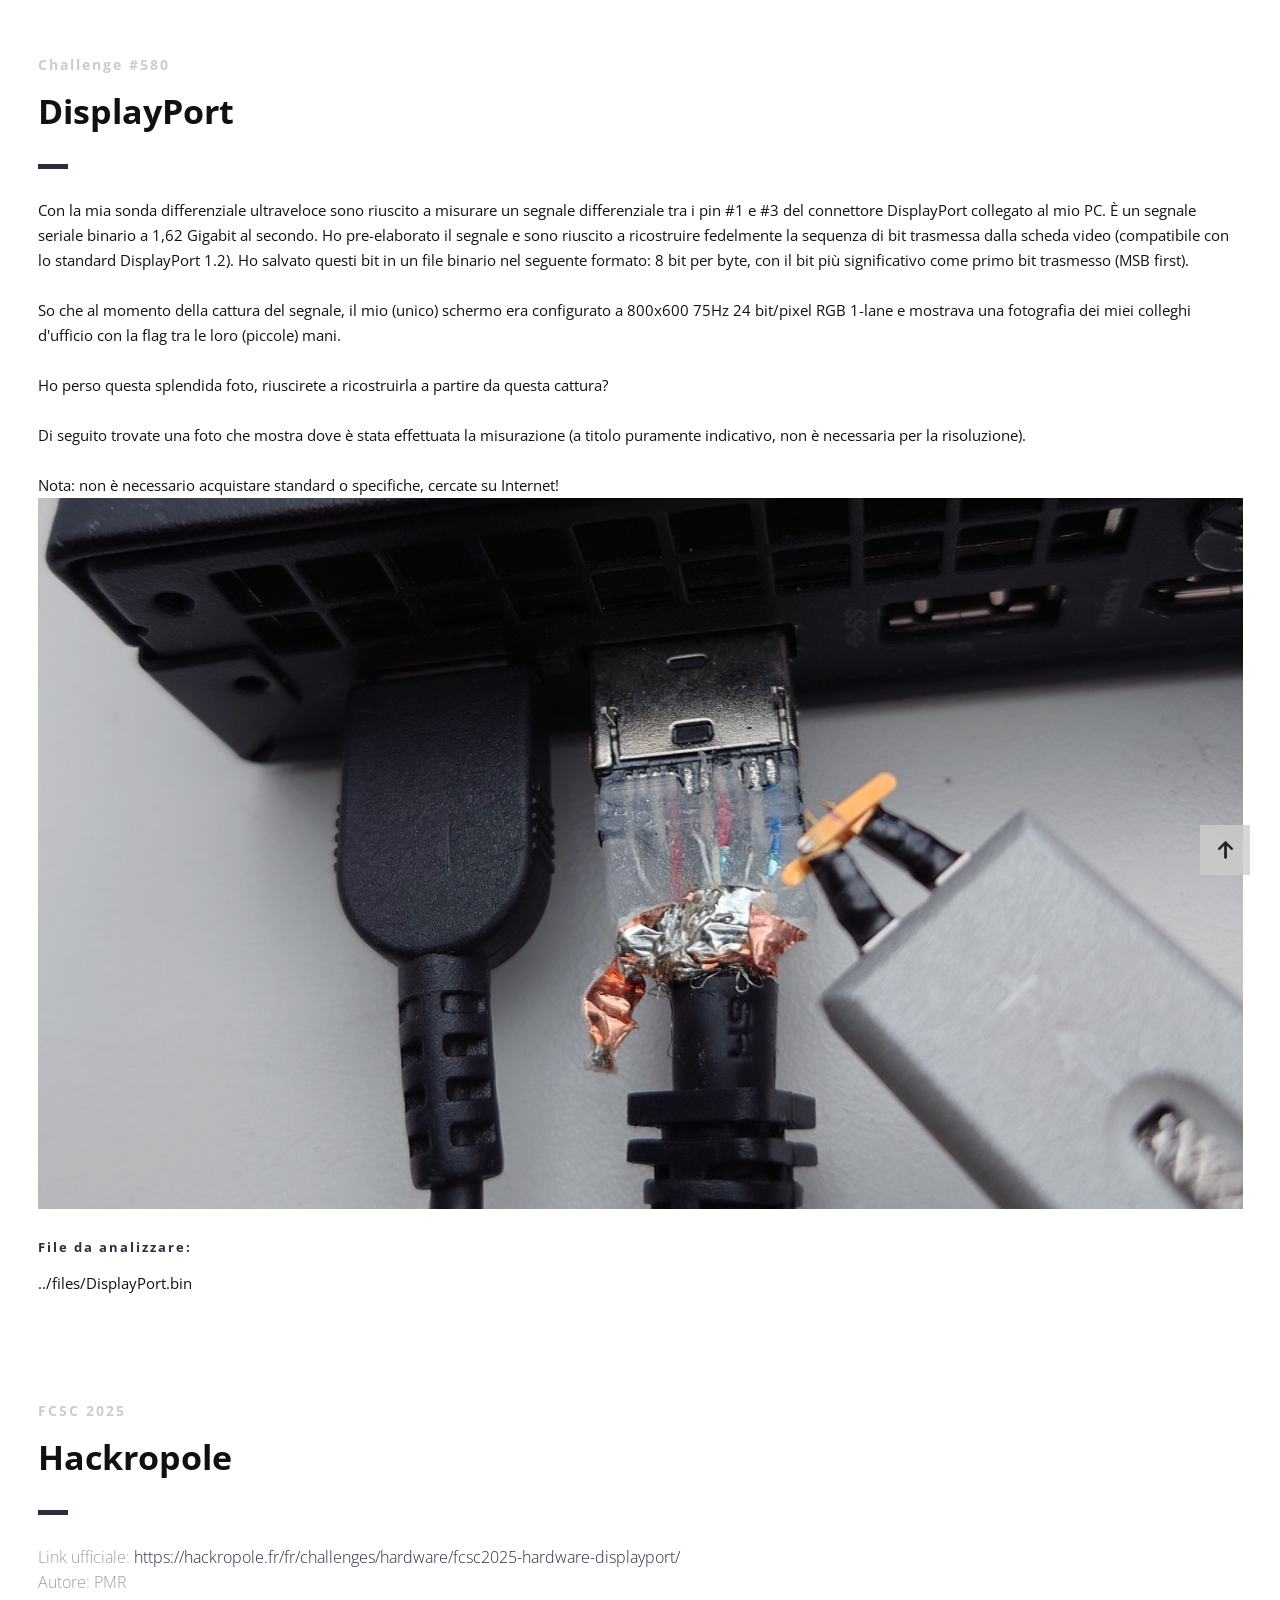
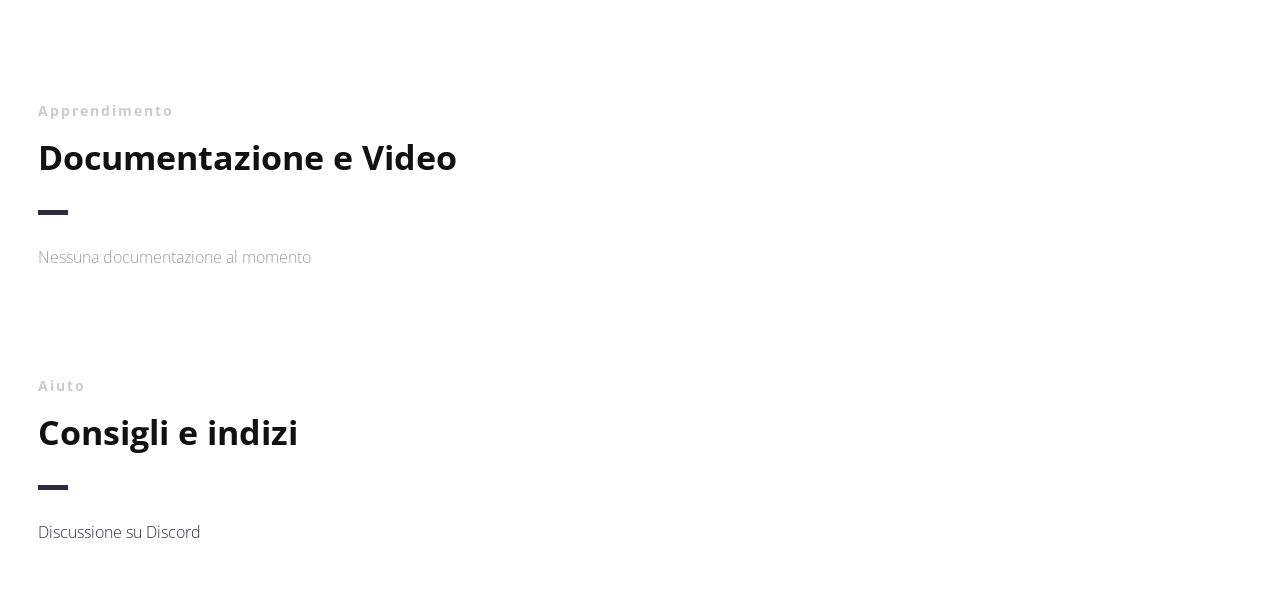
<file: presentation/index_it.html>
<!DOCTYPE html>
<html>

<head lang="it">
    <meta charset="UTF-8">
    <!--Page Title-->
    <title>Hack-Oeil - Le CTF di Cyrhades</title>
    <!--Meta Keywords and Description-->
    <meta name="keywords" content="">
    <meta name="description" content="">
    <meta name="viewport" content="width=device-width, initial-scale=1.0, user-scalable=no" />
    <link rel="shortcut icon" href="./assets/images/favicon.ico" title="Favicon" />
    <link rel="stylesheet" href="./assets/css/style.css">
    <link href='https://fonts.googleapis.com/css?family=Open+Sans:400,300,600,700,800' rel='stylesheet' type='text/css'>
    <script src="./assets/js/highlight.min.js"></script>
    <script>
        document.addEventListener('DOMContentLoaded', () => {
            // Verifica se la finestra si trova in un iframe
            if (window.self !== window.top) {
                document.querySelectorAll('a').forEach((link) => {
                    link.addEventListener('click', (event) => {
                        const a = event.target.closest('a[href^="http"]');
                        if (a) {
                            event.preventDefault();
                            window.parent.postMessage({
                                type: "open-external",
                                url: a.href
                            }, "*");
                        }
                    });
                });
            }
            // Attiva l'evidenziazione della sintassi:
            if (window.hljs) {
                hljs.highlightAll();
            } else {
                console.error("Highlight.js non caricato!");
            }
        });
    </script>
</head>

<body>

    <div id="wrapper">
        <!--Main Content Area-->
        <main id="content">
            <!--Ctf-->
            <section class="ctf scrollto">
                <article class="row clearfix">
                    <div class="col-1">
                        <div class="section-heading">
                            <h3>Challenge #580</h3>
                            <h2 class="section-title">DisplayPort</h2>
                            <p>
Con la mia sonda differenziale ultraveloce sono riuscito a misurare un segnale differenziale tra i pin #1 e #3 del connettore DisplayPort collegato al mio PC. È un segnale seriale binario a 1,62 Gigabit al secondo. Ho pre-elaborato il segnale e sono riuscito a ricostruire fedelmente la sequenza di bit trasmessa dalla scheda video (compatibile con lo standard DisplayPort 1.2). Ho salvato questi bit in un file binario nel seguente formato: 8 bit per byte, con il bit più significativo come primo bit trasmesso (MSB first).
<br /><br />
So che al momento della cattura del segnale, il mio (unico) schermo era configurato a 800x600 75Hz 24 bit/pixel RGB 1-lane e mostrava una fotografia dei miei colleghi d'ufficio con la flag tra le loro (piccole) mani.
<br /><br />
Ho perso questa splendida foto, riuscirete a ricostruirla a partire da questa cattura?
<br /><br />
Di seguito trovate una foto che mostra dove è stata effettuata la misurazione (a titolo puramente indicativo, non è necessaria per la risoluzione).
<br /><br />
Nota: non è necessario acquistare standard o specifiche, cercate su Internet!
<br /><img src="assets/images/DisplayPort.jpg">
                            </p>
                            <h4>File da analizzare:</h4>
                            <p>../files/DisplayPort.bin</p>
                        </div>
                    </div>
                </article>

                <article class="row clearfix">
                    <div class="col-1">
                        <div class="section-heading">
                            <h3>FCSC 2025</h3>
                            <h2 class="section-title">Hackropole</h2>
                            <p class="section-subtitle">
                                Link ufficiale:
                                <a target="_blank" href="https://hackropole.fr/fr/challenges/hardware/fcsc2025-hardware-displayport/">https://hackropole.fr/fr/challenges/hardware/fcsc2025-hardware-displayport/</a>
                                <br />
                                Autore: PMR
                            </p>
                        </div>
                    </div>
                </article>

                <article class="row clearfix">
                    <div class="col-1">
                        <div class="section-heading">
                            <h3>Apprendimento</h3>
                            <h2 class="section-title">Documentazione e Video</h2>
                            <p class="section-subtitle">
                                Nessuna documentazione al momento
                            </p>
                        </div>
                    </div>
                </article>

                <article class="row clearfix">
                    <div class="col-1">
                        <div class="section-heading">
                            <h3>Aiuto</h3>
                            <h2 class="section-title">Consigli e indizi</h2>
                            <p class="section-subtitle">
                                <a target="_blank"
                                    href="https://discord.com/channels/1175764392307077120/1175764601716092948">Discussione
                                    su Discord</a>
                            </p>
                        </div>
                    </div>
                </article>
            </section>
            <!--End of Ctf-->
        </main>
        <!--End Main Content Area-->

        <a id="scrollUp" href="#wrapper" style="position: fixed; z-index: 1000;"
            aria-label="Torna in cima alla pagina" title="Torna in cima al sito"></a>
    </div>
</body>

</html>
</file>
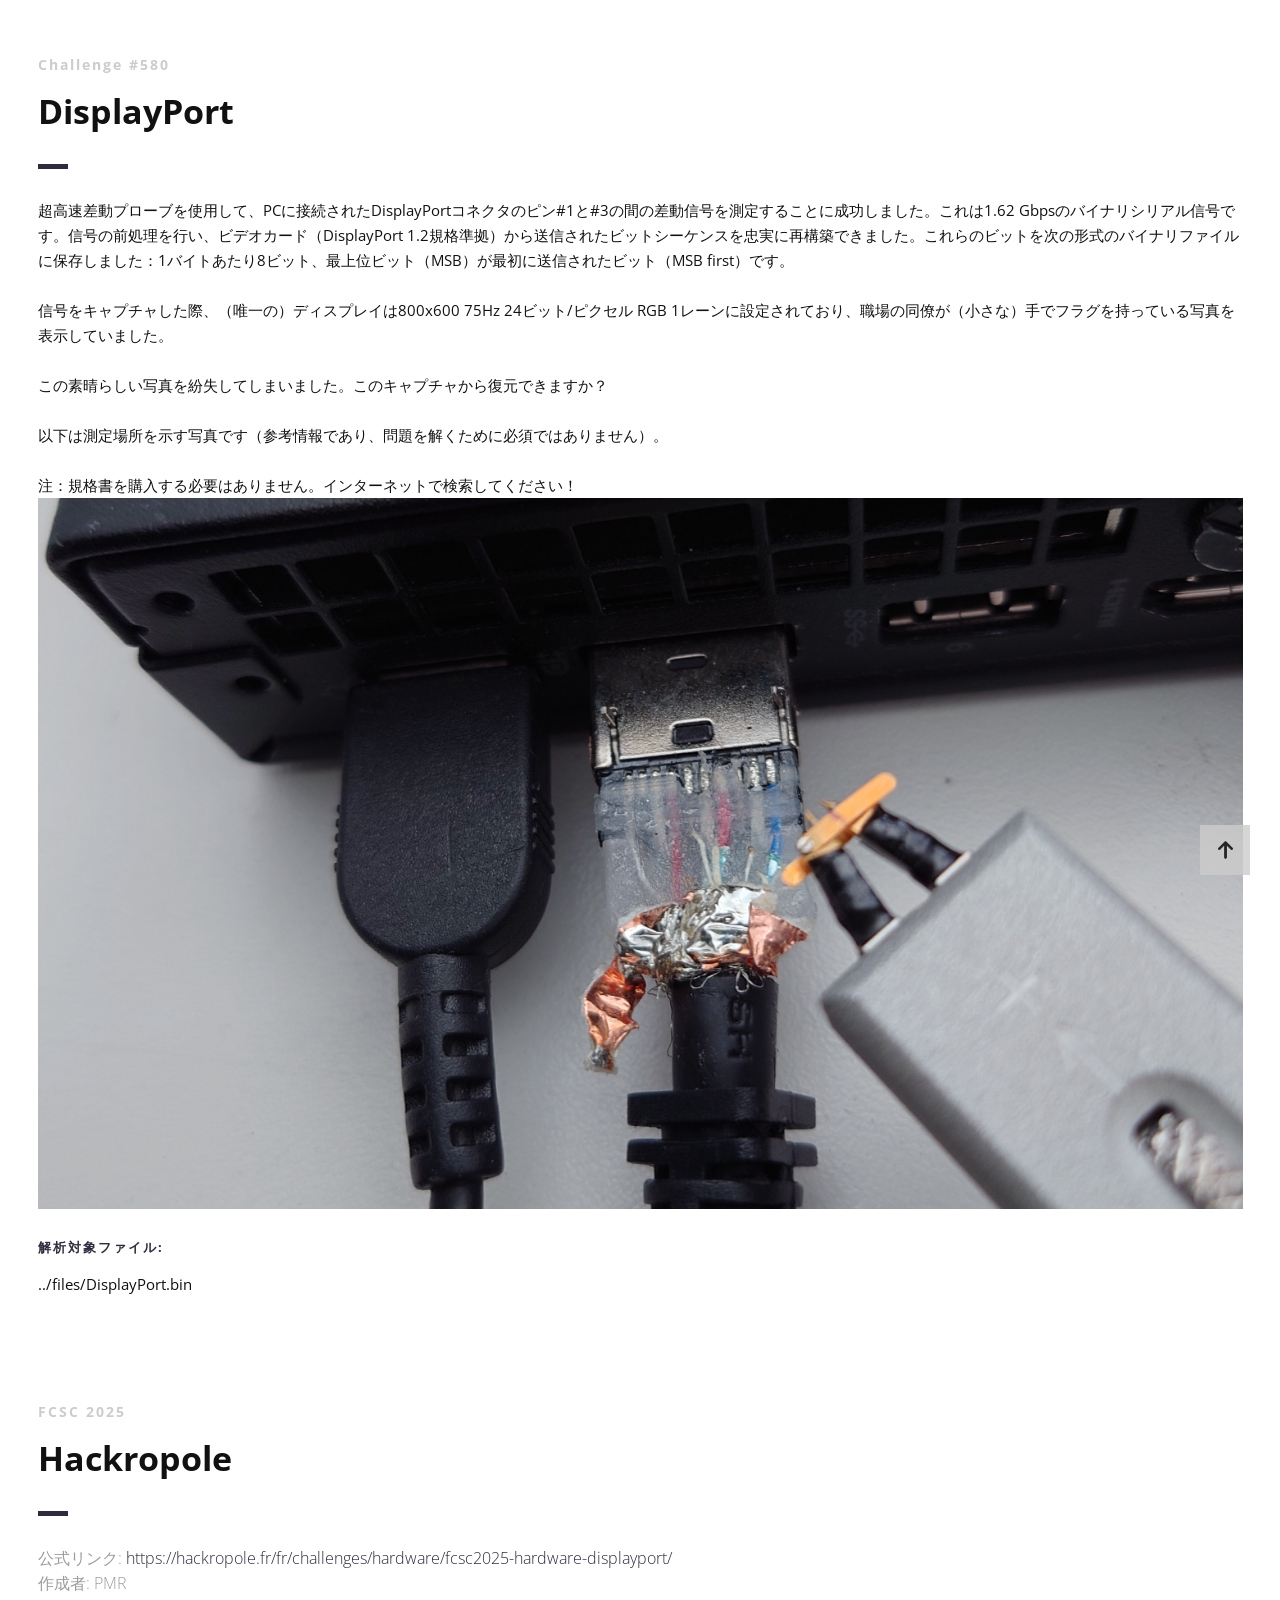
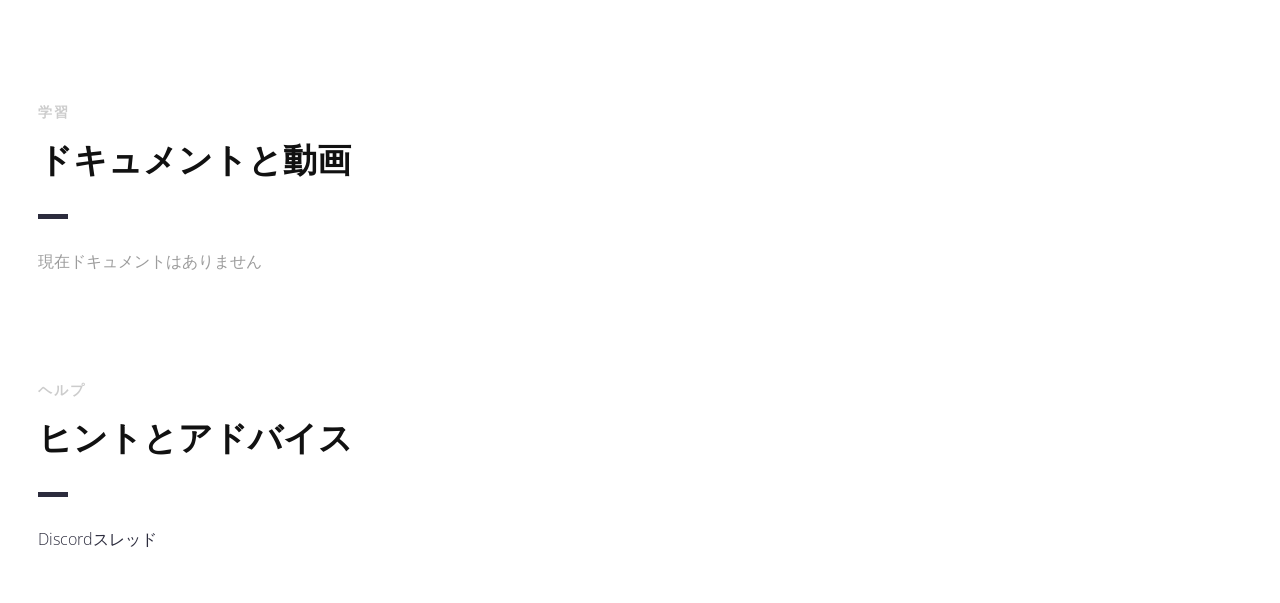
<file: presentation/index_ja.html>
<!DOCTYPE html>
<html>

<head lang="ja">
    <meta charset="UTF-8">
    <!--Page Title-->
    <title>Hack-Oeil - CyrhadesのCTF</title>
    <!--Meta Keywords and Description-->
    <meta name="keywords" content="">
    <meta name="description" content="">
    <meta name="viewport" content="width=device-width, initial-scale=1.0, user-scalable=no" />
    <link rel="shortcut icon" href="./assets/images/favicon.ico" title="Favicon" />
    <link rel="stylesheet" href="./assets/css/style.css">
    <link href='https://fonts.googleapis.com/css?family=Open+Sans:400,300,600,700,800' rel='stylesheet' type='text/css'>
    <script src="./assets/js/highlight.min.js"></script>
    <script>
        document.addEventListener('DOMContentLoaded', () => {
            // ウィンドウがiframe内にあるか確認
            if (window.self !== window.top) {
                document.querySelectorAll('a').forEach((link) => {
                    link.addEventListener('click', (event) => {
                        const a = event.target.closest('a[href^="http"]');
                        if (a) {
                            event.preventDefault();
                            window.parent.postMessage({
                                type: "open-external",
                                url: a.href
                            }, "*");
                        }
                    });
                });
            }
            // シンタックスハイライトを有効化:
            if (window.hljs) {
                hljs.highlightAll();
            } else {
                console.error("Highlight.js が読み込まれていません！");
            }
        });
    </script>
</head>

<body>

    <div id="wrapper">
        <!--Main Content Area-->
        <main id="content">
            <!--Ctf-->
            <section class="ctf scrollto">
                <article class="row clearfix">
                    <div class="col-1">
                        <div class="section-heading">
                            <h3>Challenge #580</h3>
                            <h2 class="section-title">DisplayPort</h2>
                            <p>
超高速差動プローブを使用して、PCに接続されたDisplayPortコネクタのピン#1と#3の間の差動信号を測定することに成功しました。これは1.62 Gbpsのバイナリシリアル信号です。信号の前処理を行い、ビデオカード（DisplayPort 1.2規格準拠）から送信されたビットシーケンスを忠実に再構築できました。これらのビットを次の形式のバイナリファイルに保存しました：1バイトあたり8ビット、最上位ビット（MSB）が最初に送信されたビット（MSB first）です。
<br /><br />
信号をキャプチャした際、（唯一の）ディスプレイは800x600 75Hz 24ビット/ピクセル RGB 1レーンに設定されており、職場の同僚が（小さな）手でフラグを持っている写真を表示していました。
<br /><br />
この素晴らしい写真を紛失してしまいました。このキャプチャから復元できますか？
<br /><br />
以下は測定場所を示す写真です（参考情報であり、問題を解くために必須ではありません）。
<br /><br />
注：規格書を購入する必要はありません。インターネットで検索してください！
<br /><img src="assets/images/DisplayPort.jpg">
                            </p>
                            <h4>解析対象ファイル:</h4>
                            <p>../files/DisplayPort.bin</p>
                        </div>
                    </div>
                </article>

                <article class="row clearfix">
                    <div class="col-1">
                        <div class="section-heading">
                            <h3>FCSC 2025</h3>
                            <h2 class="section-title">Hackropole</h2>
                            <p class="section-subtitle">
                                公式リンク:
                                <a target="_blank" href="https://hackropole.fr/fr/challenges/hardware/fcsc2025-hardware-displayport/">https://hackropole.fr/fr/challenges/hardware/fcsc2025-hardware-displayport/</a>
                                <br />
                                作成者: PMR
                            </p>
                        </div>
                    </div>
                </article>

                <article class="row clearfix">
                    <div class="col-1">
                        <div class="section-heading">
                            <h3>学習</h3>
                            <h2 class="section-title">ドキュメントと動画</h2>
                            <p class="section-subtitle">
                                現在ドキュメントはありません
                            </p>
                        </div>
                    </div>
                </article>

                <article class="row clearfix">
                    <div class="col-1">
                        <div class="section-heading">
                            <h3>ヘルプ</h3>
                            <h2 class="section-title">ヒントとアドバイス</h2>
                            <p class="section-subtitle">
                                <a target="_blank"
                                    href="https://discord.com/channels/1175764392307077120/1175764601716092948">Discordスレッド</a>
                            </p>
                        </div>
                    </div>
                </article>
            </section>
            <!--End of Ctf-->
        </main>
        <!--End Main Content Area-->

        <a id="scrollUp" href="#wrapper" style="position: fixed; z-index: 1000;"
            aria-label="ページトップへ戻る" title="サイトトップへ戻る"></a>
    </div>
</body>

</html>
</file>
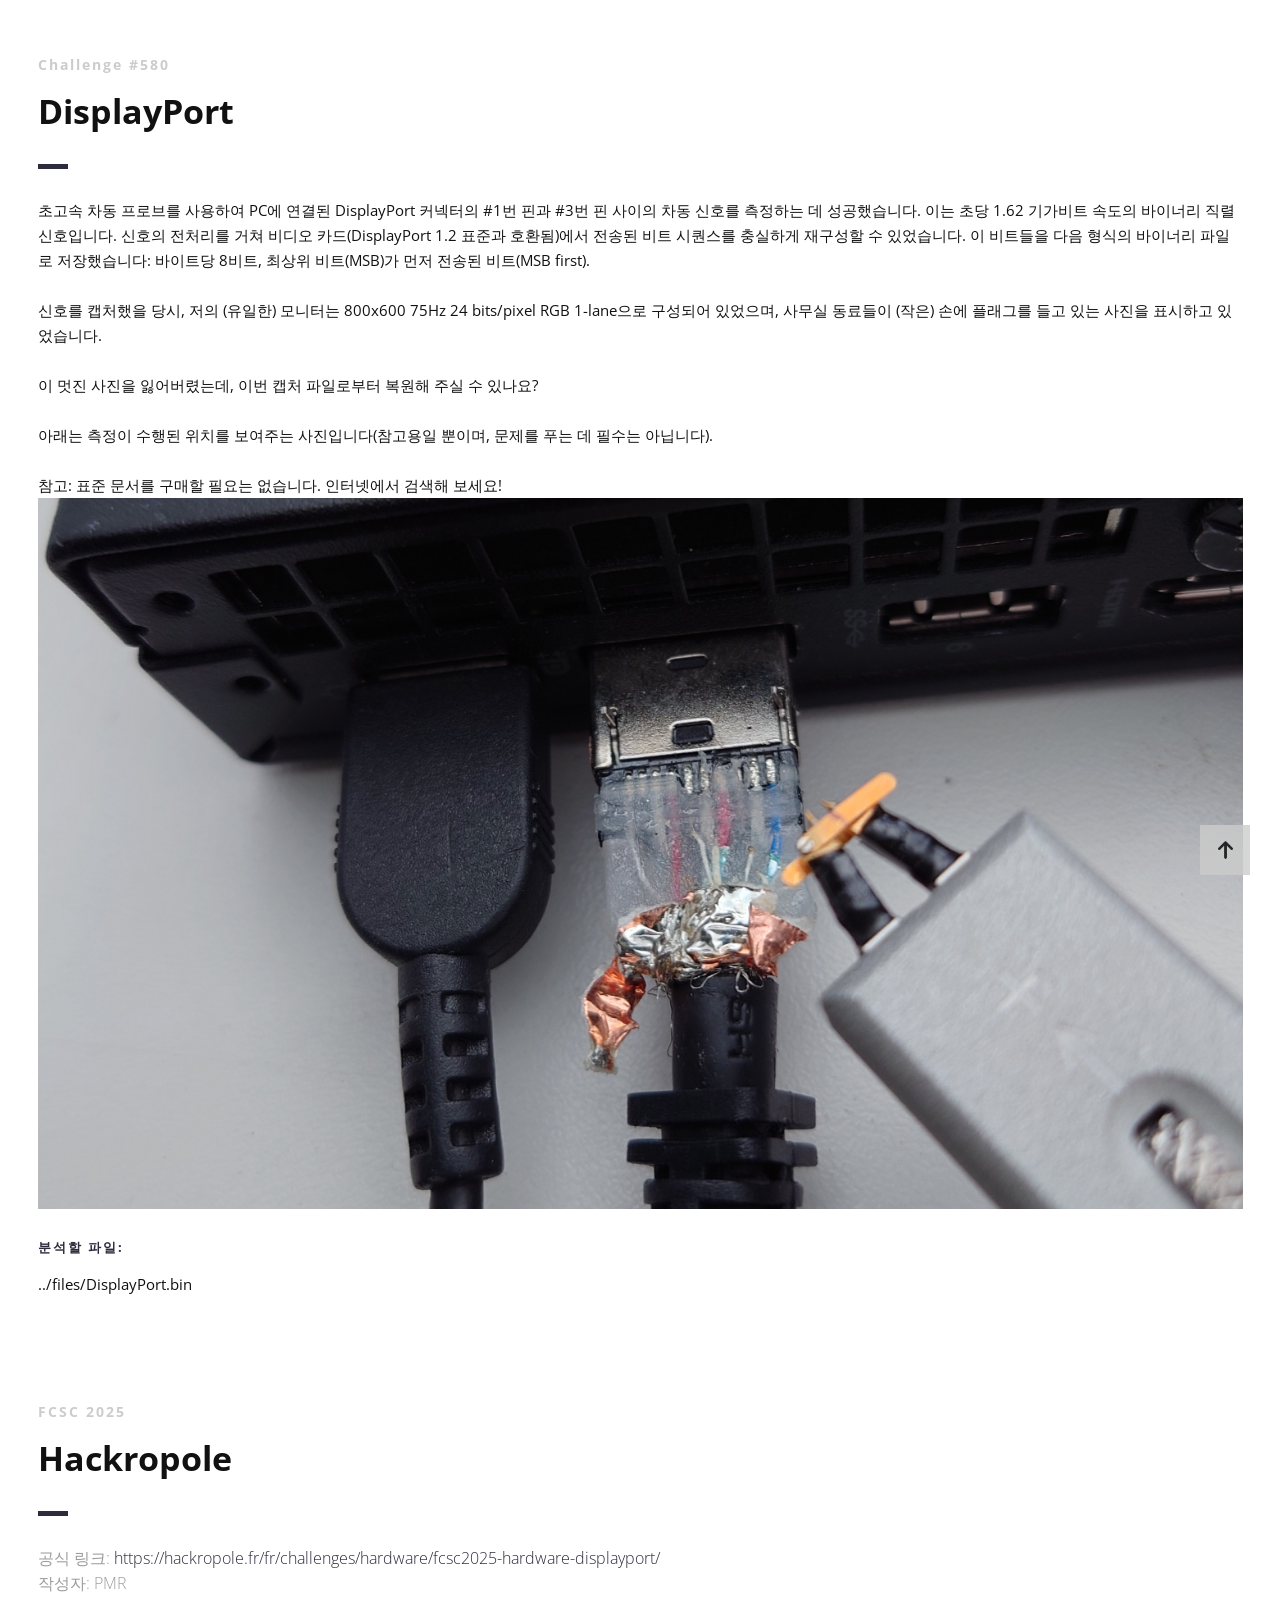
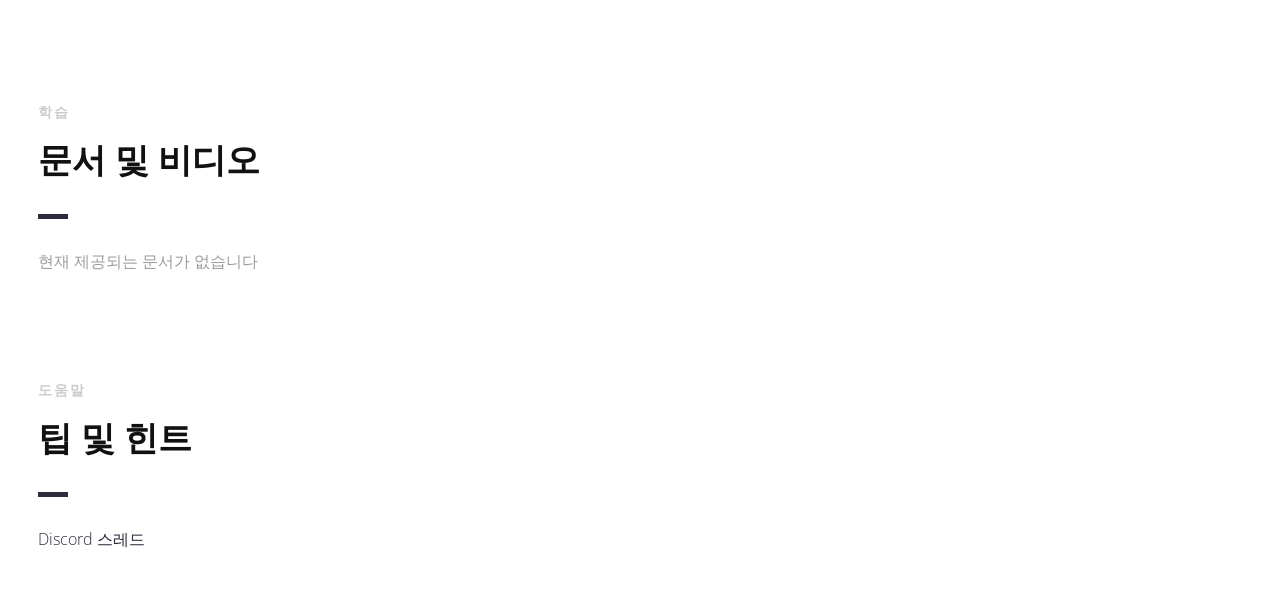
<file: presentation/index_ko.html>
<!DOCTYPE html>
<html>

<head lang="ko">
    <meta charset="UTF-8">
    <!--Page Title-->
    <title>Hack-Oeil - Cyrhades의 CTF</title>
    <!--Meta Keywords and Description-->
    <meta name="keywords" content="">
    <meta name="description" content="">
    <meta name="viewport" content="width=device-width, initial-scale=1.0, user-scalable=no" />
    <link rel="shortcut icon" href="./assets/images/favicon.ico" title="Favicon" />
    <link rel="stylesheet" href="./assets/css/style.css">
    <link href='https://fonts.googleapis.com/css?family=Open+Sans:400,300,600,700,800' rel='stylesheet' type='text/css'>
    <script src="./assets/js/highlight.min.js"></script>
    <script>
        document.addEventListener('DOMContentLoaded', () => {
            // 창이 iframe 내에 있는지 확인
            if (window.self !== window.top) {
                document.querySelectorAll('a').forEach((link) => {
                    link.addEventListener('click', (event) => {
                        const a = event.target.closest('a[href^="http"]');
                        if (a) {
                            event.preventDefault();
                            window.parent.postMessage({
                                type: "open-external",
                                url: a.href
                            }, "*");
                        }
                    });
                });
            }
            // 구문 강조 활성화:
            if (window.hljs) {
                hljs.highlightAll();
            } else {
                console.error("Highlight.js가 로드되지 않았습니다!");
            }
        });
    </script>
</head>

<body>

    <div id="wrapper">
        <!--Main Content Area-->
        <main id="content">
            <!--Ctf-->
            <section class="ctf scrollto">
                <article class="row clearfix">
                    <div class="col-1">
                        <div class="section-heading">
                            <h3>Challenge #580</h3>
                            <h2 class="section-title">DisplayPort</h2>
                            <p>
초고속 차동 프로브를 사용하여 PC에 연결된 DisplayPort 커넥터의 #1번 핀과 #3번 핀 사이의 차동 신호를 측정하는 데 성공했습니다. 이는 초당 1.62 기가비트 속도의 바이너리 직렬 신호입니다. 신호의 전처리를 거쳐 비디오 카드(DisplayPort 1.2 표준과 호환됨)에서 전송된 비트 시퀀스를 충실하게 재구성할 수 있었습니다. 이 비트들을 다음 형식의 바이너리 파일로 저장했습니다: 바이트당 8비트, 최상위 비트(MSB)가 먼저 전송된 비트(MSB first).
<br /><br />
신호를 캡처했을 당시, 저의 (유일한) 모니터는 800x600 75Hz 24 bits/pixel RGB 1-lane으로 구성되어 있었으며, 사무실 동료들이 (작은) 손에 플래그를 들고 있는 사진을 표시하고 있었습니다.
<br /><br />
이 멋진 사진을 잃어버렸는데, 이번 캡처 파일로부터 복원해 주실 수 있나요?
<br /><br />
아래는 측정이 수행된 위치를 보여주는 사진입니다(참고용일 뿐이며, 문제를 푸는 데 필수는 아닙니다).
<br /><br />
참고: 표준 문서를 구매할 필요는 없습니다. 인터넷에서 검색해 보세요!
<br /><img src="assets/images/DisplayPort.jpg">
                            </p>
                            <h4>분석할 파일:</h4>
                            <p>../files/DisplayPort.bin</p>
                        </div>
                    </div>
                </article>

                <article class="row clearfix">
                    <div class="col-1">
                        <div class="section-heading">
                            <h3>FCSC 2025</h3>
                            <h2 class="section-title">Hackropole</h2>
                            <p class="section-subtitle">
                                공식 링크:
                                <a target="_blank" href="https://hackropole.fr/fr/challenges/hardware/fcsc2025-hardware-displayport/">https://hackropole.fr/fr/challenges/hardware/fcsc2025-hardware-displayport/</a>
                                <br />
                                작성자: PMR
                            </p>
                        </div>
                    </div>
                </article>

                <article class="row clearfix">
                    <div class="col-1">
                        <div class="section-heading">
                            <h3>학습</h3>
                            <h2 class="section-title">문서 및 비디오</h2>
                            <p class="section-subtitle">
                                현재 제공되는 문서가 없습니다
                            </p>
                        </div>
                    </div>
                </article>

                <article class="row clearfix">
                    <div class="col-1">
                        <div class="section-heading">
                            <h3>도움말</h3>
                            <h2 class="section-title">팁 및 힌트</h2>
                            <p class="section-subtitle">
                                <a target="_blank"
                                    href="https://discord.com/channels/1175764392307077120/1175764601716092948">Discord
                                    스레드</a>
                            </p>
                        </div>
                    </div>
                </article>
            </section>
            <!--End of Ctf-->
        </main>
        <!--End Main Content Area-->

        <a id="scrollUp" href="#wrapper" style="position: fixed; z-index: 1000;"
            aria-label="페이지 맨 위로 이동" title="사이트 맨 위로 이동"></a>
    </div>
</body>

</html>
</file>
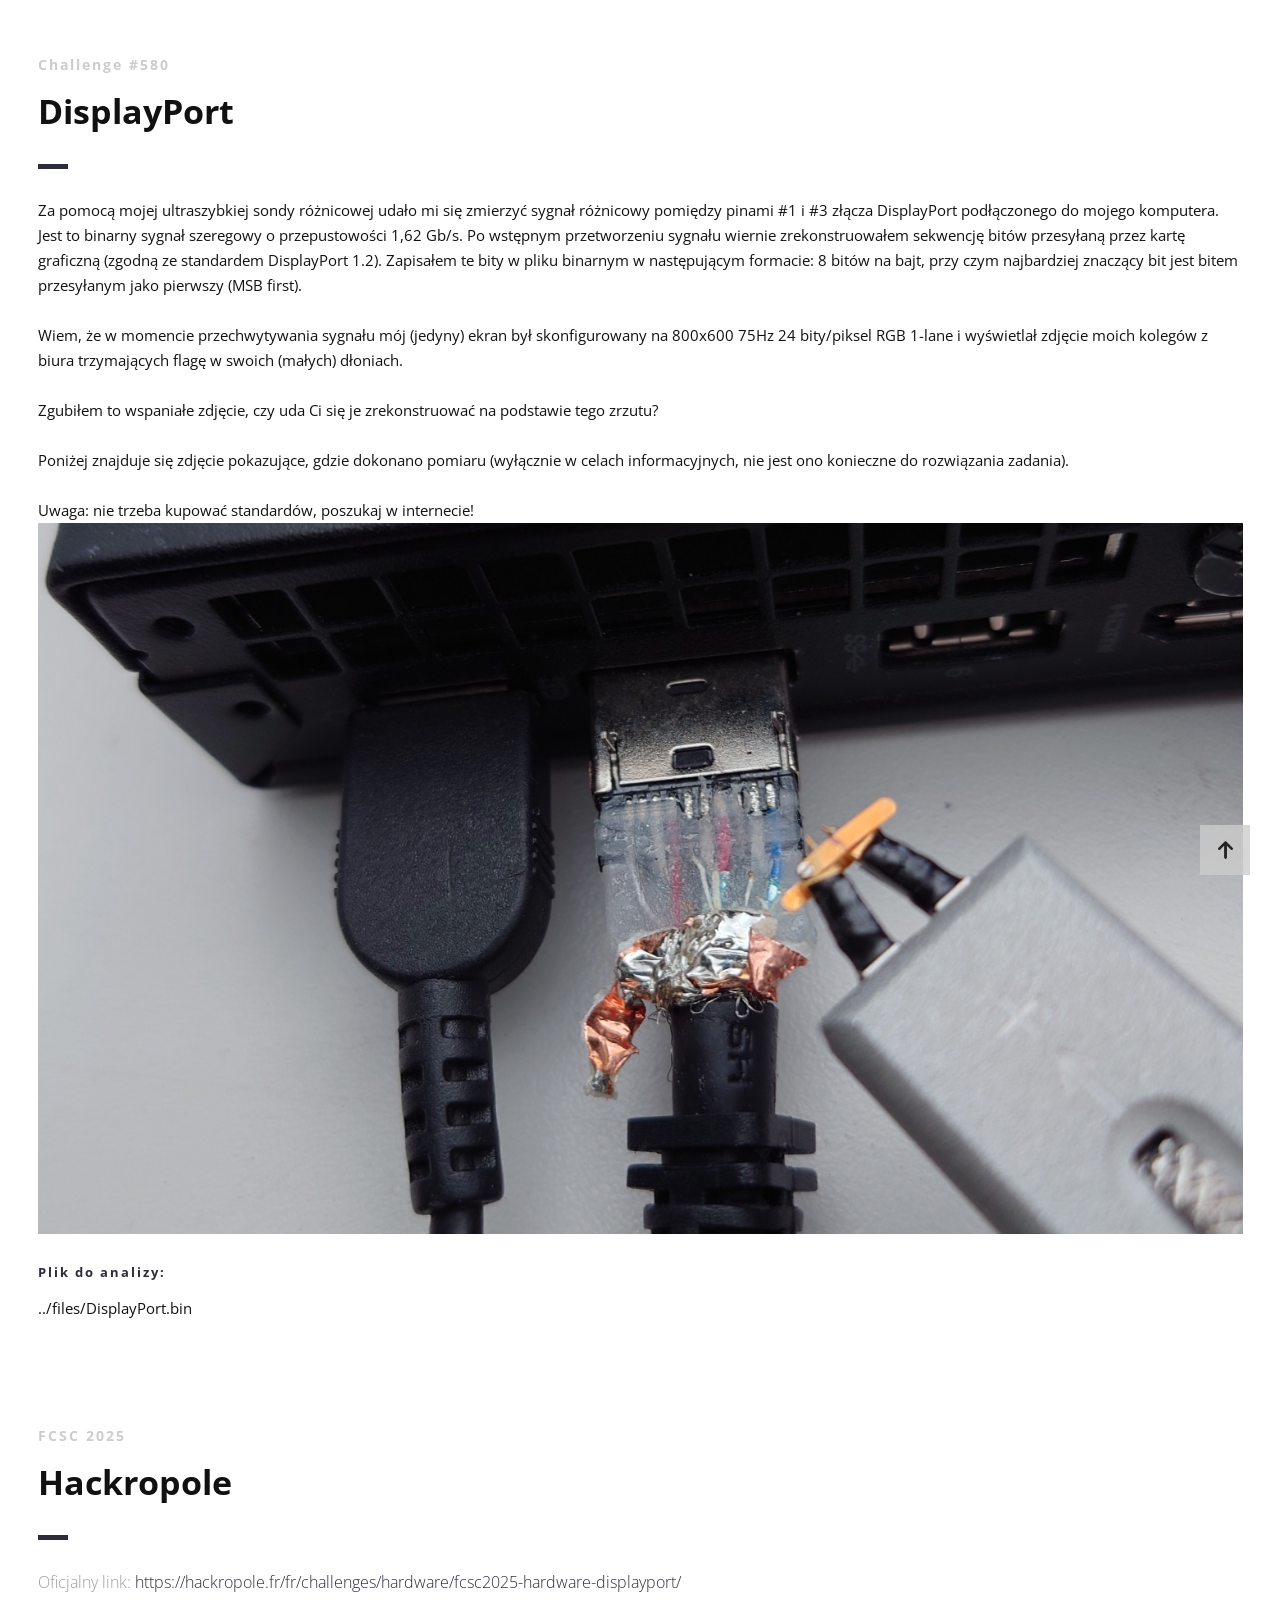
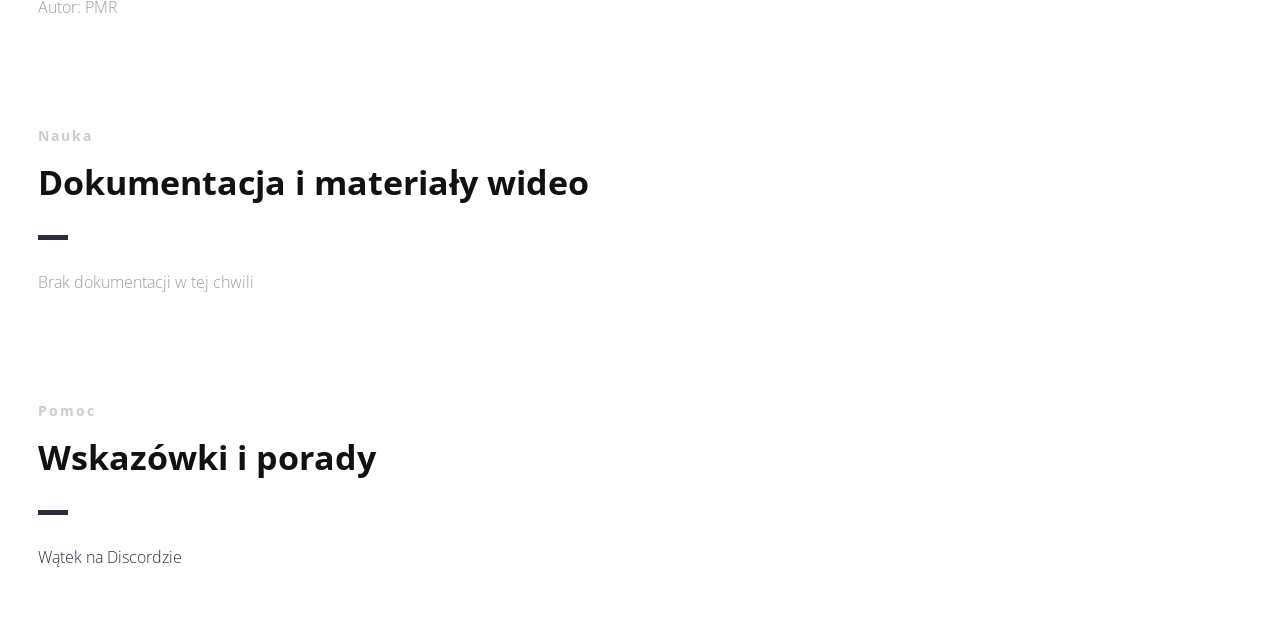
<file: presentation/index_pl.html>
<!DOCTYPE html>
<html>

<head lang="pl">
    <meta charset="UTF-8">
    <!--Page Title-->
    <title>Hack-Oeil - Cyrhades CTF</title>
    <!--Meta Keywords and Description-->
    <meta name="keywords" content="">
    <meta name="description" content="">
    <meta name="viewport" content="width=device-width, initial-scale=1.0, user-scalable=no" />
    <link rel="shortcut icon" href="./assets/images/favicon.ico" title="Favicon" />
    <link rel="stylesheet" href="./assets/css/style.css">
    <link href='https://fonts.googleapis.com/css?family=Open+Sans:400,300,600,700,800' rel='stylesheet' type='text/css'>
    <script src="./assets/js/highlight.min.js"></script>
    <script>
        document.addEventListener('DOMContentLoaded', () => {
            // Sprawdza, czy okno znajduje się w iframe
            if (window.self !== window.top) {
                document.querySelectorAll('a').forEach((link) => {
                    link.addEventListener('click', (event) => {
                        const a = event.target.closest('a[href^="http"]');
                        if (a) {
                            event.preventDefault();
                            window.parent.postMessage({
                                type: "open-external",
                                url: a.href
                            }, "*");
                        }
                    });
                });
            }
            // Włącz podświetlanie składni:
            if (window.hljs) {
                hljs.highlightAll();
            } else {
                console.error("Highlight.js nie został załadowany!");
            }
        });
    </script>
</head>

<body>

    <div id="wrapper">
        <!--Main Content Area-->
        <main id="content">
            <!--Ctf-->
            <section class="ctf scrollto">
                <article class="row clearfix">
                    <div class="col-1">
                        <div class="section-heading">
                            <h3>Challenge #580</h3>
                            <h2 class="section-title">DisplayPort</h2>
                            <p>
Za pomocą mojej ultraszybkiej sondy różnicowej udało mi się zmierzyć sygnał różnicowy pomiędzy pinami #1 i #3 złącza DisplayPort podłączonego do mojego komputera. Jest to binarny sygnał szeregowy o przepustowości 1,62 Gb/s. Po wstępnym przetworzeniu sygnału wiernie zrekonstruowałem sekwencję bitów przesyłaną przez kartę graficzną (zgodną ze standardem DisplayPort 1.2). Zapisałem te bity w pliku binarnym w następującym formacie: 8 bitów na bajt, przy czym najbardziej znaczący bit jest bitem przesyłanym jako pierwszy (MSB first).
<br /><br />
Wiem, że w momencie przechwytywania sygnału mój (jedyny) ekran był skonfigurowany na 800x600 75Hz 24 bity/piksel RGB 1-lane i wyświetlał zdjęcie moich kolegów z biura trzymających flagę w swoich (małych) dłoniach.
<br /><br />
Zgubiłem to wspaniałe zdjęcie, czy uda Ci się je zrekonstruować na podstawie tego zrzutu?
<br /><br />
Poniżej znajduje się zdjęcie pokazujące, gdzie dokonano pomiaru (wyłącznie w celach informacyjnych, nie jest ono konieczne do rozwiązania zadania).
<br /><br />
Uwaga: nie trzeba kupować standardów, poszukaj w internecie!
<br /><img src="assets/images/DisplayPort.jpg">
                            </p>
                            <h4>Plik do analizy:</h4>
                            <p>../files/DisplayPort.bin</p>
                        </div>
                    </div>
                </article>

                <article class="row clearfix">
                    <div class="col-1">
                        <div class="section-heading">
                            <h3>FCSC 2025</h3>
                            <h2 class="section-title">Hackropole</h2>
                            <p class="section-subtitle">
                                Oficjalny link:
                                <a target="_blank" href="https://hackropole.fr/fr/challenges/hardware/fcsc2025-hardware-displayport/">https://hackropole.fr/fr/challenges/hardware/fcsc2025-hardware-displayport/</a>
                                <br />
                                Autor: PMR
                            </p>
                        </div>
                    </div>
                </article>

                <article class="row clearfix">
                    <div class="col-1">
                        <div class="section-heading">
                            <h3>Nauka</h3>
                            <h2 class="section-title">Dokumentacja i materiały wideo</h2>
                            <p class="section-subtitle">
                                Brak dokumentacji w tej chwili
                            </p>
                        </div>
                    </div>
                </article>

                <article class="row clearfix">
                    <div class="col-1">
                        <div class="section-heading">
                            <h3>Pomoc</h3>
                            <h2 class="section-title">Wskazówki i porady</h2>
                            <p class="section-subtitle">
                                <a target="_blank"
                                    href="https://discord.com/channels/1175764392307077120/1175764601716092948">Wątek
                                    na Discordzie</a>
                            </p>
                        </div>
                    </div>
                </article>
            </section>
            <!--End of Ctf-->
        </main>
        <!--End Main Content Area-->

        <a id="scrollUp" href="#wrapper" style="position: fixed; z-index: 1000;"
            aria-label="Przewiń na górę strony" title="Przewiń na górę"></a>
    </div>
</body>

</html>
</file>
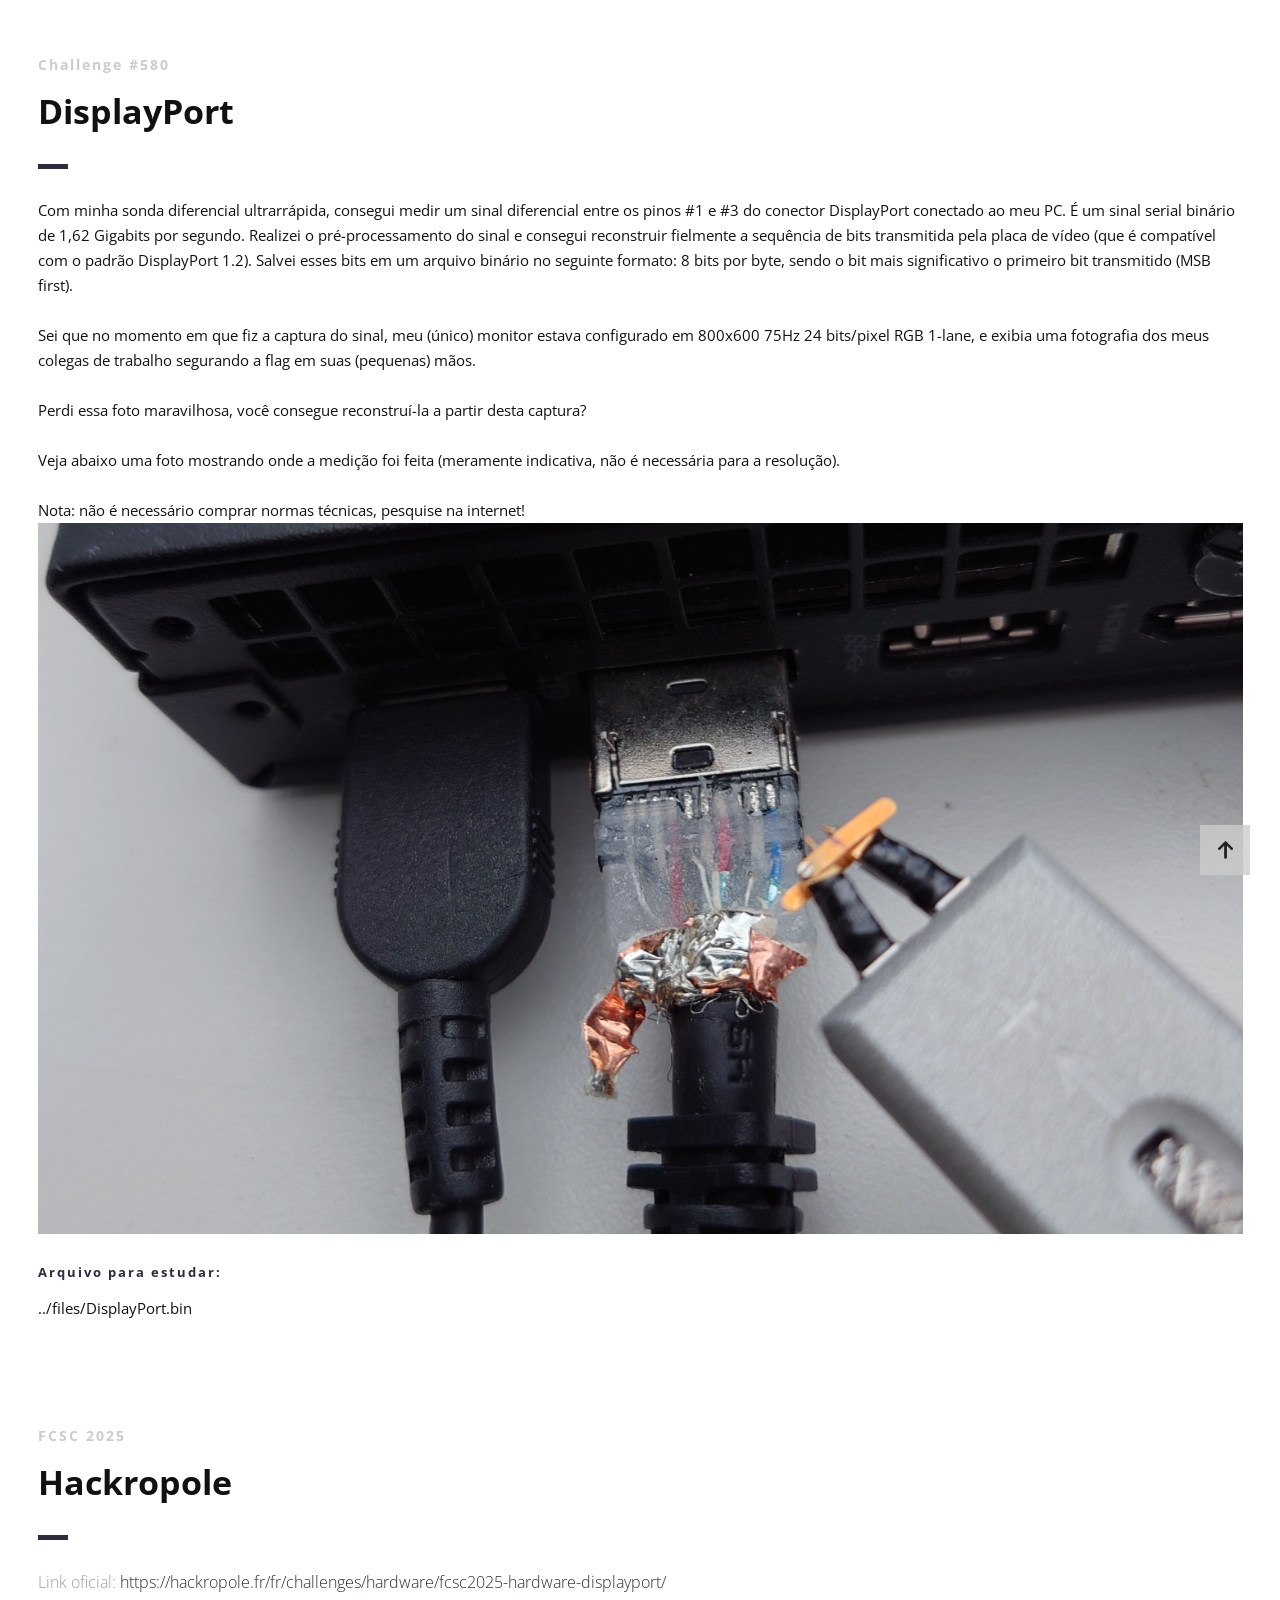
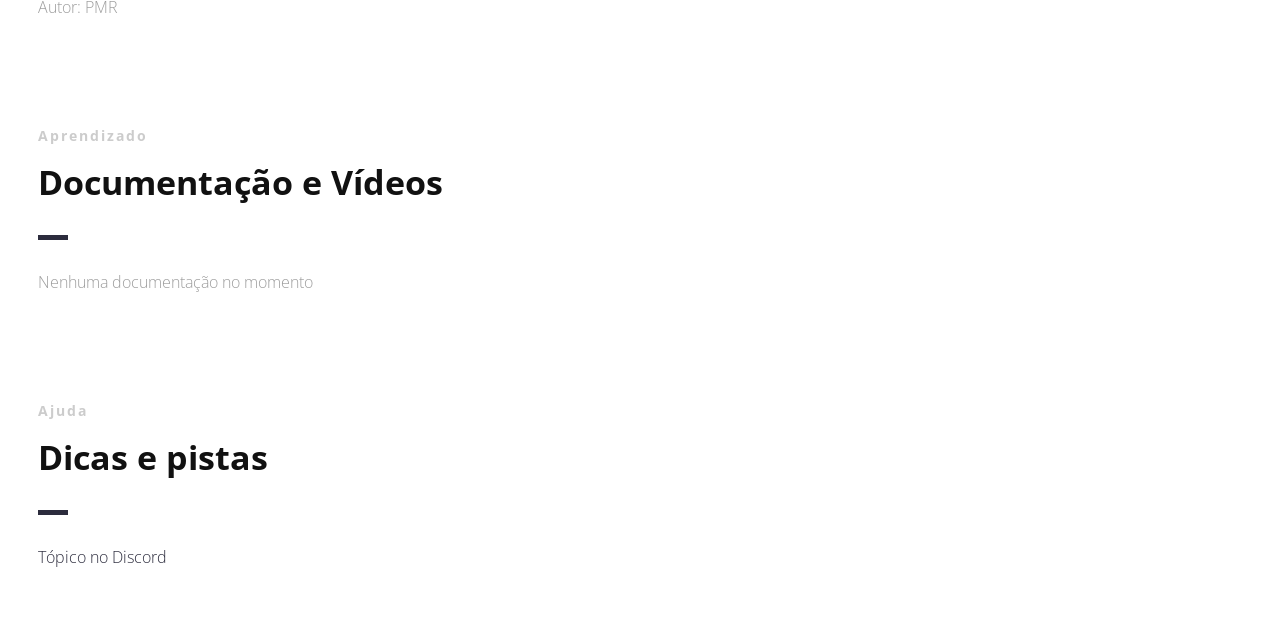
<file: presentation/index_pt.html>
<!DOCTYPE html>
<html>

<head lang="pt">
    <meta charset="UTF-8">
    <!--Page Title-->
    <title>Hack-Oeil - Os CTFs de Cyrhades</title>
    <!--Meta Keywords and Description-->
    <meta name="keywords" content="">
    <meta name="description" content="">
    <meta name="viewport" content="width=device-width, initial-scale=1.0, user-scalable=no" />
    <link rel="shortcut icon" href="./assets/images/favicon.ico" title="Favicon" />
    <link rel="stylesheet" href="./assets/css/style.css">
    <link href='https://fonts.googleapis.com/css?family=Open+Sans:400,300,600,700,800' rel='stylesheet' type='text/css'>
    <script src="./assets/js/highlight.min.js"></script>
    <script>
        document.addEventListener('DOMContentLoaded', () => {
            // Verifica se a janela está em um iframe
            if (window.self !== window.top) {
                document.querySelectorAll('a').forEach((link) => {
                    link.addEventListener('click', (event) => {
                        const a = event.target.closest('a[href^="http"]');
                        if (a) {
                            event.preventDefault();
                            window.parent.postMessage({
                                type: "open-external",
                                url: a.href
                            }, "*");
                        }
                    });
                });
            }
            // Ativa o destaque de sintaxe:
            if (window.hljs) {
                hljs.highlightAll();
            } else {
                console.error("Highlight.js não carregado!");
            }
        });
    </script>
</head>

<body>

    <div id="wrapper">
        <!--Main Content Area-->
        <main id="content">
            <!--Ctf-->
            <section class="ctf scrollto">
                <article class="row clearfix">
                    <div class="col-1">
                        <div class="section-heading">
                            <h3>Challenge #580</h3>
                            <h2 class="section-title">DisplayPort</h2>
                            <p>
Com minha sonda diferencial ultrarrápida, consegui medir um sinal diferencial entre os pinos #1 e #3 do conector DisplayPort conectado ao meu PC. É um sinal serial binário de 1,62 Gigabits por segundo. Realizei o pré-processamento do sinal e consegui reconstruir fielmente a sequência de bits transmitida pela placa de vídeo (que é compatível com o padrão DisplayPort 1.2). Salvei esses bits em um arquivo binário no seguinte formato: 8 bits por byte, sendo o bit mais significativo o primeiro bit transmitido (MSB first).
<br /><br />
Sei que no momento em que fiz a captura do sinal, meu (único) monitor estava configurado em 800x600 75Hz 24 bits/pixel RGB 1-lane, e exibia uma fotografia dos meus colegas de trabalho segurando a flag em suas (pequenas) mãos.
<br /><br />
Perdi essa foto maravilhosa, você consegue reconstruí-la a partir desta captura?
<br /><br />
Veja abaixo uma foto mostrando onde a medição foi feita (meramente indicativa, não é necessária para a resolução).
<br /><br />
Nota: não é necessário comprar normas técnicas, pesquise na internet!
<br /><img src="assets/images/DisplayPort.jpg">
                            </p>
                            <h4>Arquivo para estudar:</h4>
                            <p>../files/DisplayPort.bin</p>
                        </div>
                    </div>
                </article>

                <article class="row clearfix">
                    <div class="col-1">
                        <div class="section-heading">
                            <h3>FCSC 2025</h3>
                            <h2 class="section-title">Hackropole</h2>
                            <p class="section-subtitle">
                                Link oficial:
                                <a target="_blank" href="https://hackropole.fr/fr/challenges/hardware/fcsc2025-hardware-displayport/">https://hackropole.fr/fr/challenges/hardware/fcsc2025-hardware-displayport/</a>
                                <br />
                                Autor: PMR
                            </p>
                        </div>
                    </div>
                </article>

                <article class="row clearfix">
                    <div class="col-1">
                        <div class="section-heading">
                            <h3>Aprendizado</h3>
                            <h2 class="section-title">Documentação e Vídeos</h2>
                            <p class="section-subtitle">
                                Nenhuma documentação no momento
                            </p>
                        </div>
                    </div>
                </article>

                <article class="row clearfix">
                    <div class="col-1">
                        <div class="section-heading">
                            <h3>Ajuda</h3>
                            <h2 class="section-title">Dicas e pistas</h2>
                            <p class="section-subtitle">
                                <a target="_blank"
                                    href="https://discord.com/channels/1175764392307077120/1175764601716092948">Tópico
                                    no Discord</a>
                            </p>
                        </div>
                    </div>
                </article>
            </section>
            <!--End of Ctf-->
        </main>
        <!--End Main Content Area-->

        <a id="scrollUp" href="#wrapper" style="position: fixed; z-index: 1000;"
            aria-label="Voltar ao topo da página" title="Voltar ao topo"></a>
    </div>
</body>

</html>
</file>
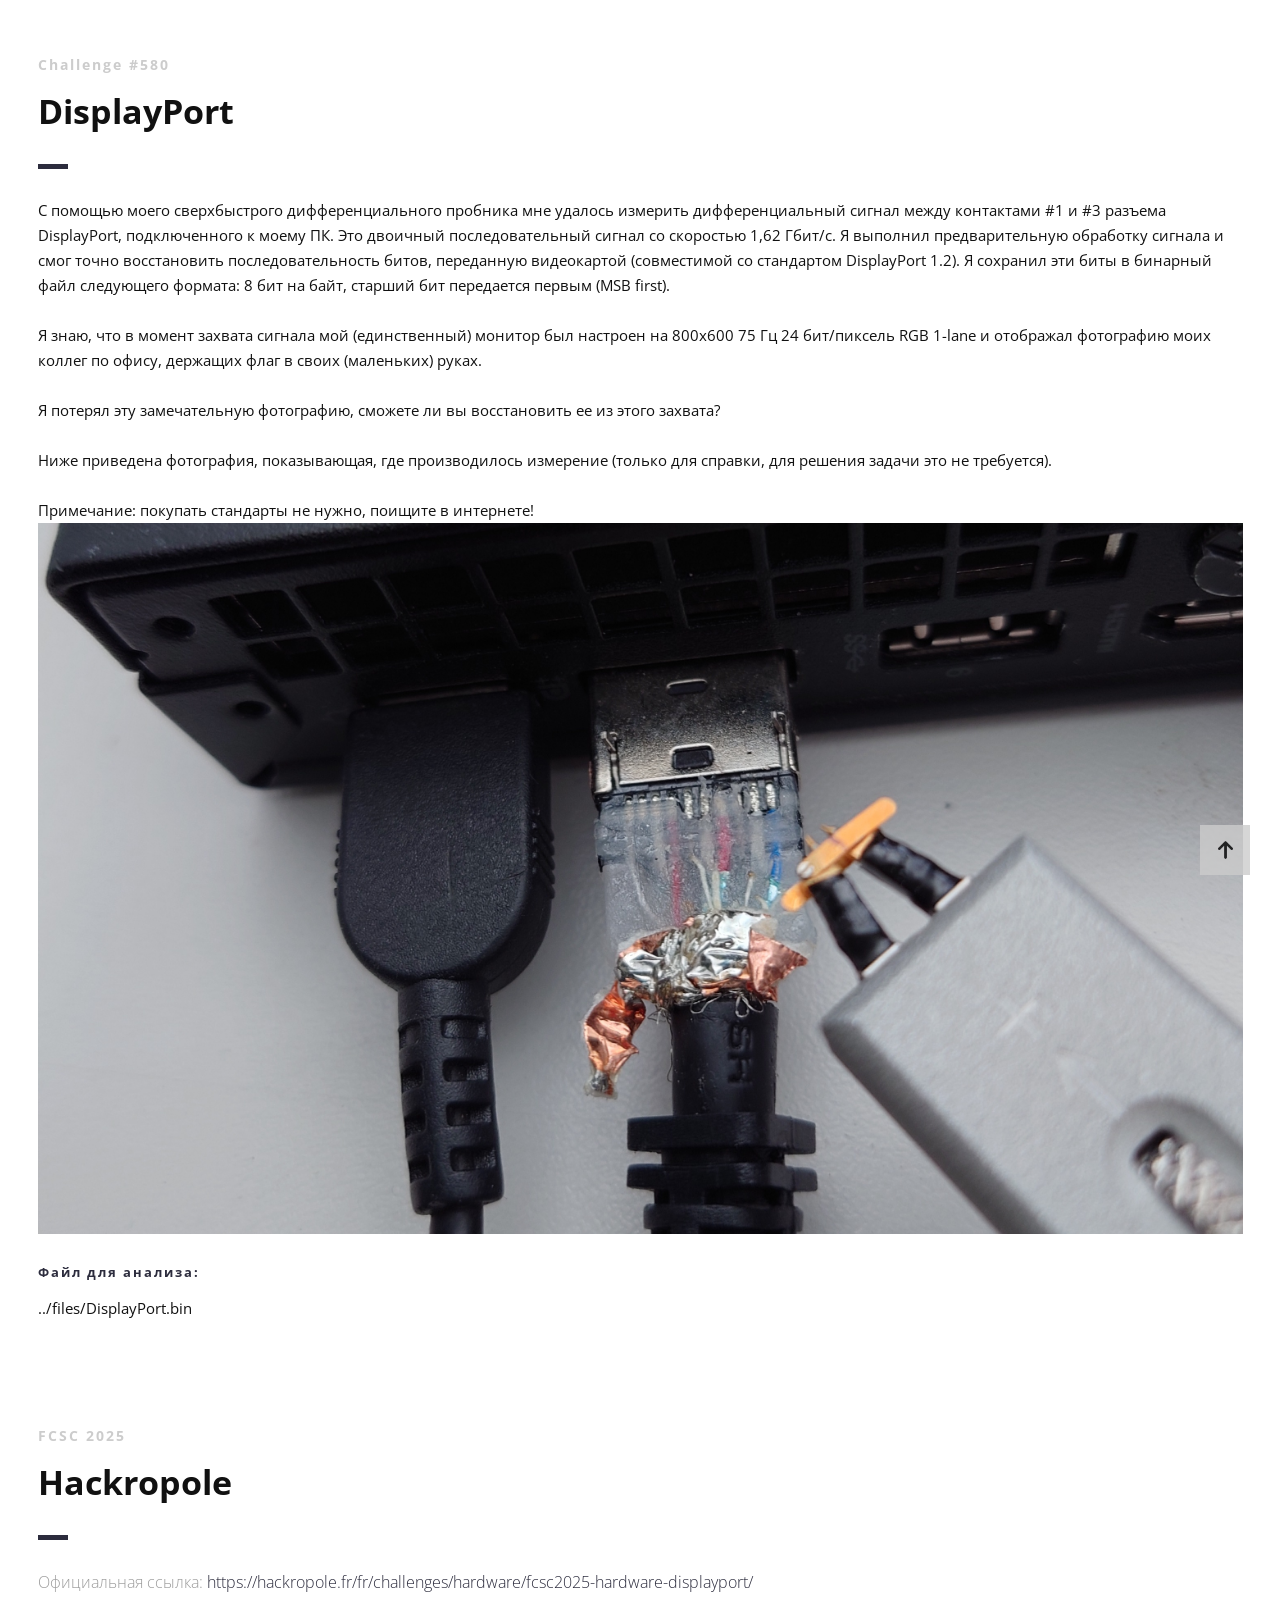
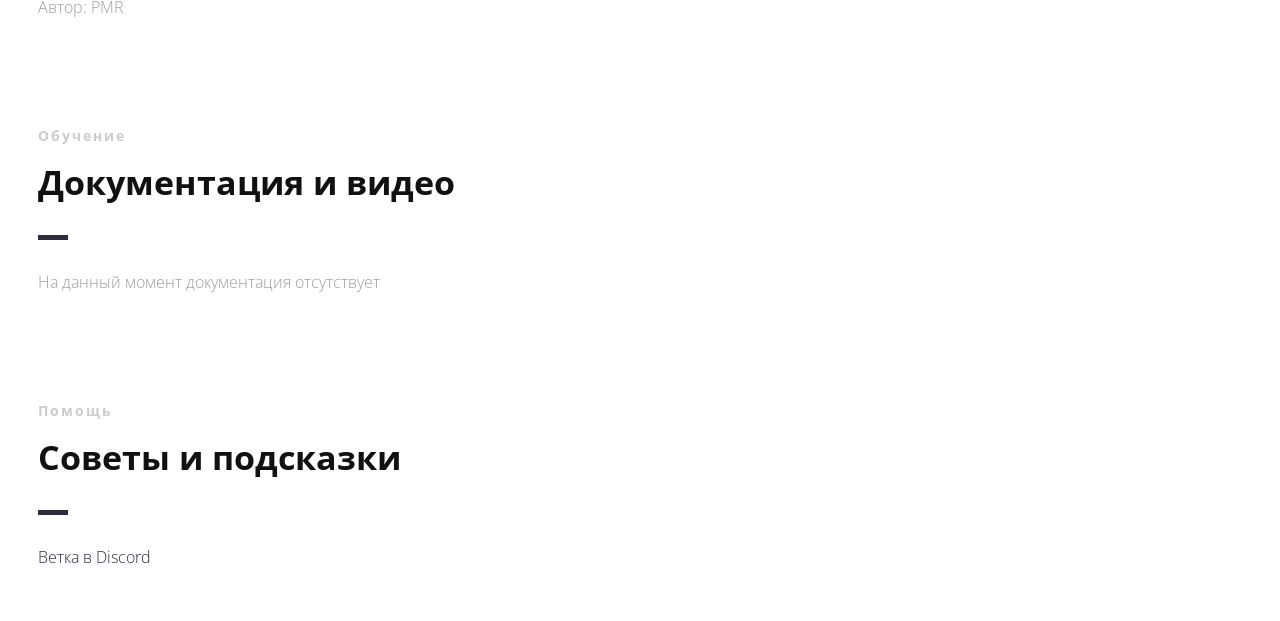
<file: presentation/index_ru.html>
<!DOCTYPE html>
<html>

<head lang="ru">
    <meta charset="UTF-8">
    <!--Page Title-->
    <title>Hack-Oeil - CTF от Cyrhades</title>
    <!--Meta Keywords and Description-->
    <meta name="keywords" content="">
    <meta name="description" content="">
    <meta name="viewport" content="width=device-width, initial-scale=1.0, user-scalable=no" />
    <link rel="shortcut icon" href="./assets/images/favicon.ico" title="Favicon" />
    <link rel="stylesheet" href="./assets/css/style.css">
    <link href='https://fonts.googleapis.com/css?family=Open+Sans:400,300,600,700,800' rel='stylesheet' type='text/css'>
    <script src="./assets/js/highlight.min.js"></script>
    <script>
        document.addEventListener('DOMContentLoaded', () => {
            // Проверка, находится ли окно во фрейме (iframe)
            if (window.self !== window.top) {
                document.querySelectorAll('a').forEach((link) => {
                    link.addEventListener('click', (event) => {
                        const a = event.target.closest('a[href^="http"]');
                        if (a) {
                            event.preventDefault();
                            window.parent.postMessage({
                                type: "open-external",
                                url: a.href
                            }, "*");
                        }
                    });
                });
            }
            // Включение подсветки синтаксиса:
            if (window.hljs) {
                hljs.highlightAll();
            } else {
                console.error("Highlight.js не загружен!");
            }
        });
    </script>
</head>

<body>

    <div id="wrapper">
        <!--Main Content Area-->
        <main id="content">
            <!--Ctf-->
            <section class="ctf scrollto">
                <article class="row clearfix">
                    <div class="col-1">
                        <div class="section-heading">
                            <h3>Challenge #580</h3>
                            <h2 class="section-title">DisplayPort</h2>
                            <p>
С помощью моего сверхбыстрого дифференциального пробника мне удалось измерить дифференциальный сигнал между контактами #1 и #3 разъема DisplayPort, подключенного к моему ПК. Это двоичный последовательный сигнал со скоростью 1,62 Гбит/с. Я выполнил предварительную обработку сигнала и смог точно восстановить последовательность битов, переданную видеокартой (совместимой со стандартом DisplayPort 1.2). Я сохранил эти биты в бинарный файл следующего формата: 8 бит на байт, старший бит передается первым (MSB first).
<br /><br />
Я знаю, что в момент захвата сигнала мой (единственный) монитор был настроен на 800x600 75 Гц 24 бит/пиксель RGB 1-lane и отображал фотографию моих коллег по офису, держащих флаг в своих (маленьких) руках.
<br /><br />
Я потерял эту замечательную фотографию, сможете ли вы восстановить ее из этого захвата?
<br /><br />
Ниже приведена фотография, показывающая, где производилось измерение (только для справки, для решения задачи это не требуется).
<br /><br />
Примечание: покупать стандарты не нужно, поищите в интернете!
<br /><img src="assets/images/DisplayPort.jpg">
                            </p>
                            <h4>Файл для анализа:</h4>
                            <p>../files/DisplayPort.bin</p>
                        </div>
                    </div>
                </article>

                <article class="row clearfix">
                    <div class="col-1">
                        <div class="section-heading">
                            <h3>FCSC 2025</h3>
                            <h2 class="section-title">Hackropole</h2>
                            <p class="section-subtitle">
                                Официальная ссылка:
                                <a target="_blank" href="https://hackropole.fr/fr/challenges/hardware/fcsc2025-hardware-displayport/">https://hackropole.fr/fr/challenges/hardware/fcsc2025-hardware-displayport/</a>
                                <br />
                                Автор: PMR
                            </p>
                        </div>
                    </div>
                </article>

                <article class="row clearfix">
                    <div class="col-1">
                        <div class="section-heading">
                            <h3>Обучение</h3>
                            <h2 class="section-title">Документация и видео</h2>
                            <p class="section-subtitle">
                                На данный момент документация отсутствует
                            </p>
                        </div>
                    </div>
                </article>

                <article class="row clearfix">
                    <div class="col-1">
                        <div class="section-heading">
                            <h3>Помощь</h3>
                            <h2 class="section-title">Советы и подсказки</h2>
                            <p class="section-subtitle">
                                <a target="_blank"
                                    href="https://discord.com/channels/1175764392307077120/1175764601716092948">Ветка
                                    в Discord</a>
                            </p>
                        </div>
                    </div>
                </article>
            </section>
            <!--End of Ctf-->
        </main>
        <!--End Main Content Area-->

        <a id="scrollUp" href="#wrapper" style="position: fixed; z-index: 1000;"
            aria-label="Наверх страницы" title="Наверх сайта"></a>
    </div>
</body>

</html>
</file>
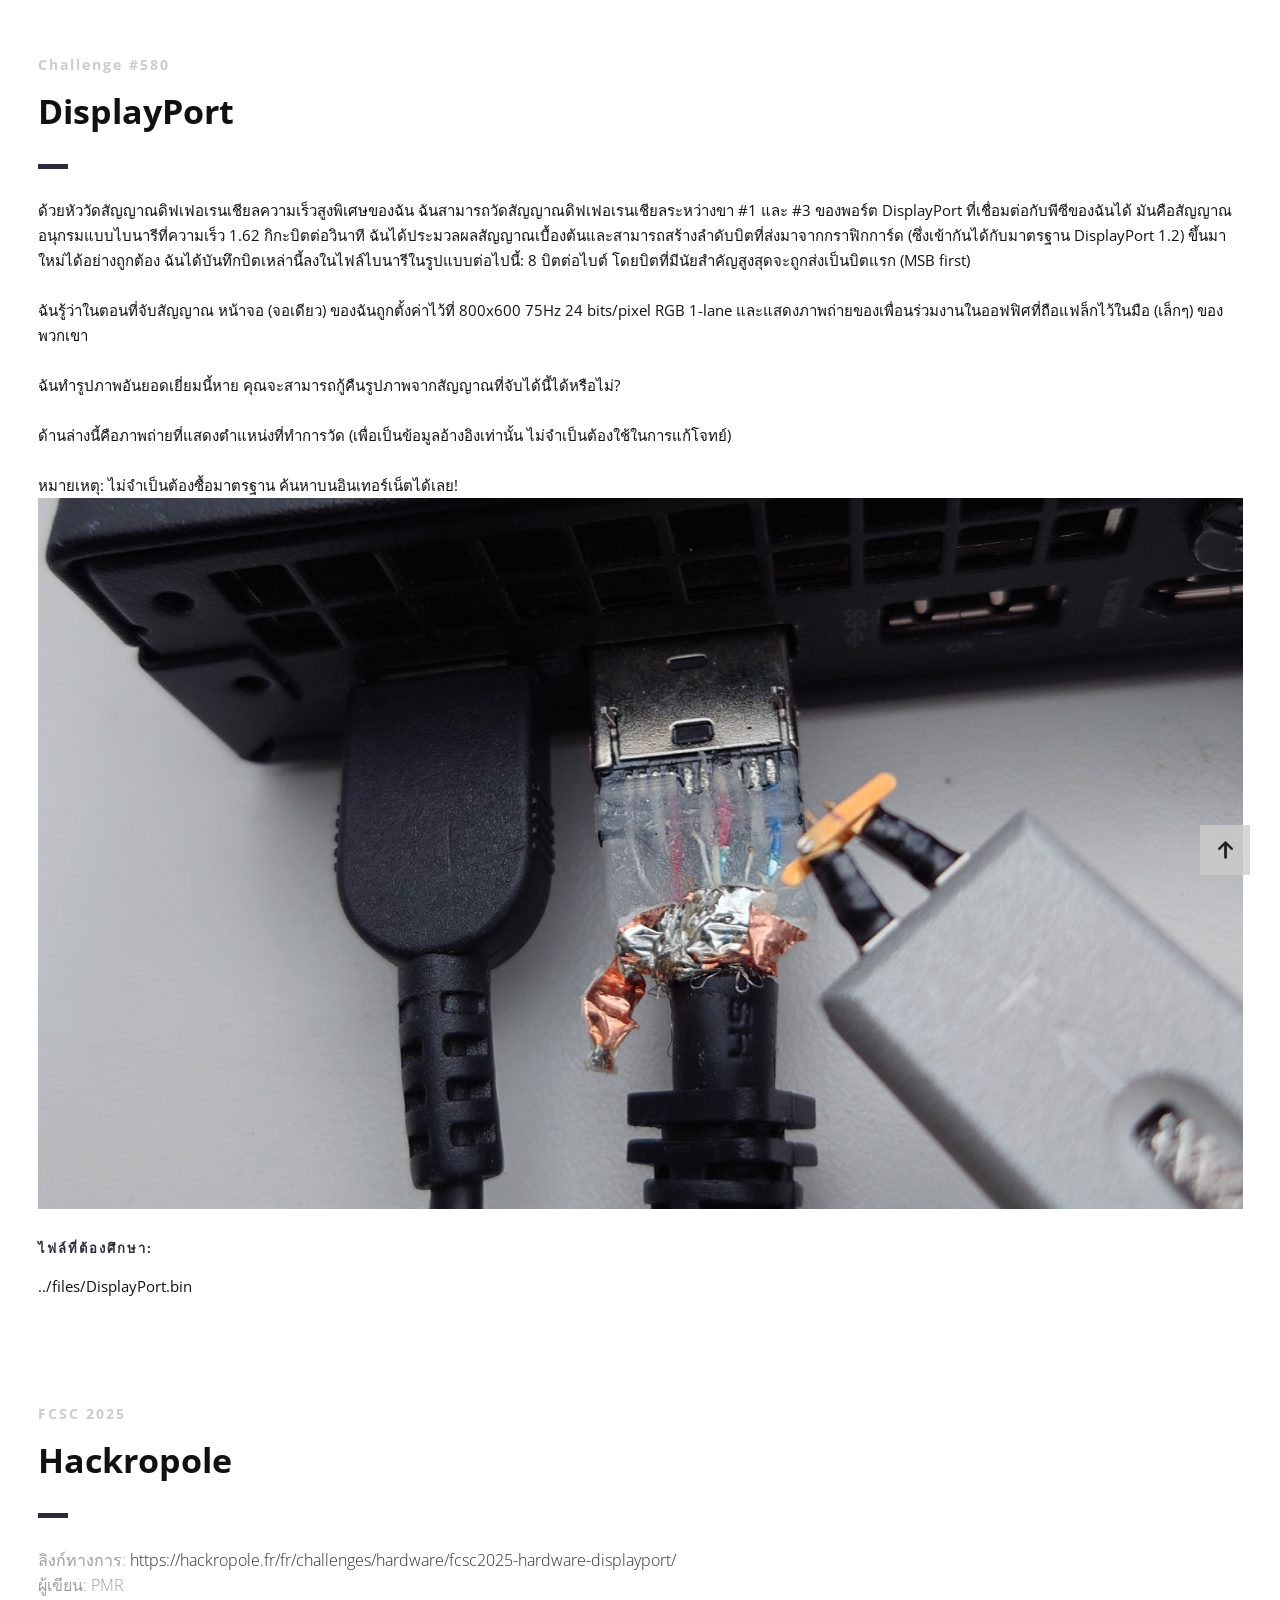
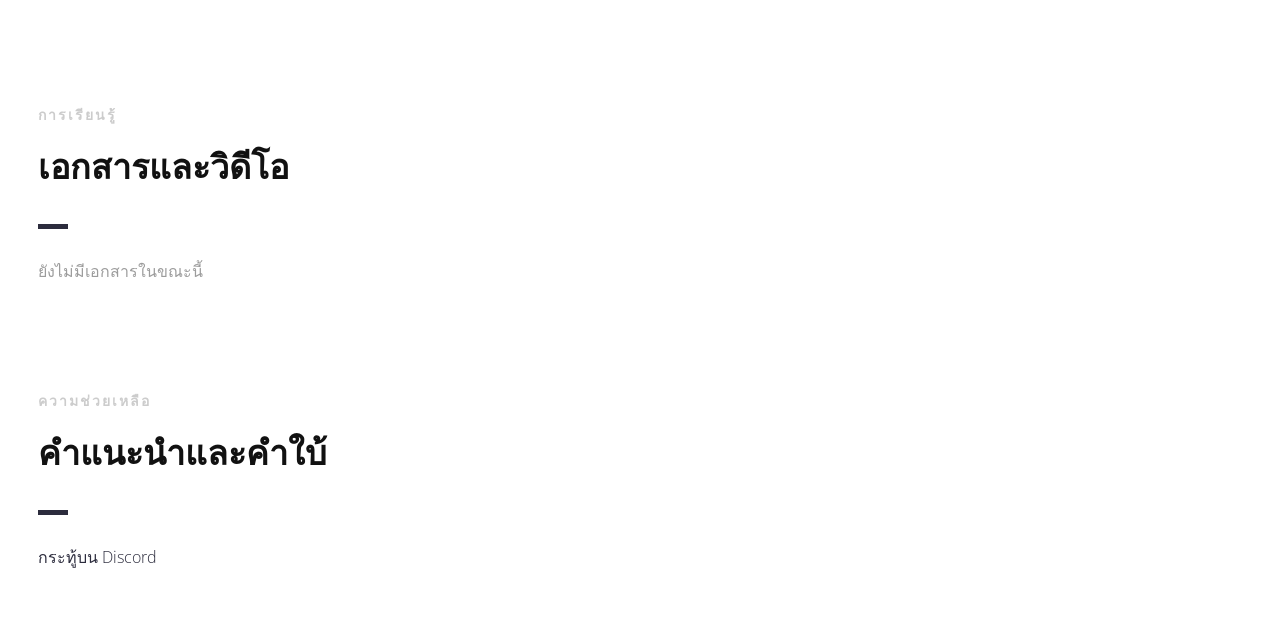
<file: presentation/index_th.html>
<!DOCTYPE html>
<html>

<head lang="th">
    <meta charset="UTF-8">
    <!--Page Title-->
    <title>Hack-Oeil - CTF ของ Cyrhades</title>
    <!--Meta Keywords and Description-->
    <meta name="keywords" content="">
    <meta name="description" content="">
    <meta name="viewport" content="width=device-width, initial-scale=1.0, user-scalable=no" />
    <link rel="shortcut icon" href="./assets/images/favicon.ico" title="Favicon" />
    <link rel="stylesheet" href="./assets/css/style.css">
    <link href='https://fonts.googleapis.com/css?family=Open+Sans:400,300,600,700,800' rel='stylesheet' type='text/css'>
    <script src="./assets/js/highlight.min.js"></script>
    <script>
        document.addEventListener('DOMContentLoaded', () => {
            // ตรวจสอบว่าหน้าต่างอยู่ใน iframe หรือไม่
            if (window.self !== window.top) {
                document.querySelectorAll('a').forEach((link) => {
                    link.addEventListener('click', (event) => {
                        const a = event.target.closest('a[href^="http"]');
                        if (a) {
                            event.preventDefault();
                            window.parent.postMessage({
                                type: "open-external",
                                url: a.href
                            }, "*");
                        }
                    });
                });
            }
            // เปิดใช้งานการเน้นไวยากรณ์:
            if (window.hljs) {
                hljs.highlightAll();
            } else {
                console.error("Highlight.js ไม่ได้โหลด!");
            }
        });
    </script>
</head>

<body>

    <div id="wrapper">
        <!--Main Content Area-->
        <main id="content">
            <!--Ctf-->
            <section class="ctf scrollto">
                <article class="row clearfix">
                    <div class="col-1">
                        <div class="section-heading">
                            <h3>Challenge #580</h3>
                            <h2 class="section-title">DisplayPort</h2>
                            <p>
ด้วยหัววัดสัญญาณดิฟเฟอเรนเชียลความเร็วสูงพิเศษของฉัน ฉันสามารถวัดสัญญาณดิฟเฟอเรนเชียลระหว่างขา #1 และ #3 ของพอร์ต DisplayPort ที่เชื่อมต่อกับพีซีของฉันได้ มันคือสัญญาณอนุกรมแบบไบนารีที่ความเร็ว 1.62 กิกะบิตต่อวินาที ฉันได้ประมวลผลสัญญาณเบื้องต้นและสามารถสร้างลำดับบิตที่ส่งมาจากกราฟิกการ์ด (ซึ่งเข้ากันได้กับมาตรฐาน DisplayPort 1.2) ขึ้นมาใหม่ได้อย่างถูกต้อง ฉันได้บันทึกบิตเหล่านี้ลงในไฟล์ไบนารีในรูปแบบต่อไปนี้: 8 บิตต่อไบต์ โดยบิตที่มีนัยสำคัญสูงสุดจะถูกส่งเป็นบิตแรก (MSB first)
<br /><br />
ฉันรู้ว่าในตอนที่จับสัญญาณ หน้าจอ (จอเดียว) ของฉันถูกตั้งค่าไว้ที่ 800x600 75Hz 24 bits/pixel RGB 1-lane และแสดงภาพถ่ายของเพื่อนร่วมงานในออฟฟิศที่ถือแฟล็กไว้ในมือ (เล็กๆ) ของพวกเขา
<br /><br />
ฉันทำรูปภาพอันยอดเยี่ยมนี้หาย คุณจะสามารถกู้คืนรูปภาพจากสัญญาณที่จับได้นี้ได้หรือไม่?
<br /><br />
ด้านล่างนี้คือภาพถ่ายที่แสดงตำแหน่งที่ทำการวัด (เพื่อเป็นข้อมูลอ้างอิงเท่านั้น ไม่จำเป็นต้องใช้ในการแก้โจทย์)
<br /><br />
หมายเหตุ: ไม่จำเป็นต้องซื้อมาตรฐาน ค้นหาบนอินเทอร์เน็ตได้เลย!
<br /><img src="assets/images/DisplayPort.jpg">
                            </p>
                            <h4>ไฟล์ที่ต้องศึกษา:</h4>
                            <p>../files/DisplayPort.bin</p>
                        </div>
                    </div>
                </article>

                <article class="row clearfix">
                    <div class="col-1">
                        <div class="section-heading">
                            <h3>FCSC 2025</h3>
                            <h2 class="section-title">Hackropole</h2>
                            <p class="section-subtitle">
                                ลิงก์ทางการ:
                                <a target="_blank" href="https://hackropole.fr/fr/challenges/hardware/fcsc2025-hardware-displayport/">https://hackropole.fr/fr/challenges/hardware/fcsc2025-hardware-displayport/</a>
                                <br />
                                ผู้เขียน: PMR
                            </p>
                        </div>
                    </div>
                </article>

                <article class="row clearfix">
                    <div class="col-1">
                        <div class="section-heading">
                            <h3>การเรียนรู้</h3>
                            <h2 class="section-title">เอกสารและวิดีโอ</h2>
                            <p class="section-subtitle">
                                ยังไม่มีเอกสารในขณะนี้
                            </p>
                        </div>
                    </div>
                </article>

                <article class="row clearfix">
                    <div class="col-1">
                        <div class="section-heading">
                            <h3>ความช่วยเหลือ</h3>
                            <h2 class="section-title">คำแนะนำและคำใบ้</h2>
                            <p class="section-subtitle">
                                <a target="_blank"
                                    href="https://discord.com/channels/1175764392307077120/1175764601716092948">กระทู้บน
                                    Discord</a>
                            </p>
                        </div>
                    </div>
                </article>
            </section>
            <!--End of Ctf-->
        </main>
        <!--End Main Content Area-->

        <a id="scrollUp" href="#wrapper" style="position: fixed; z-index: 1000;"
            aria-label="เลื่อนขึ้นด้านบน" title="กลับขึ้นด้านบน"></a>
    </div>
</body>

</html>
</file>
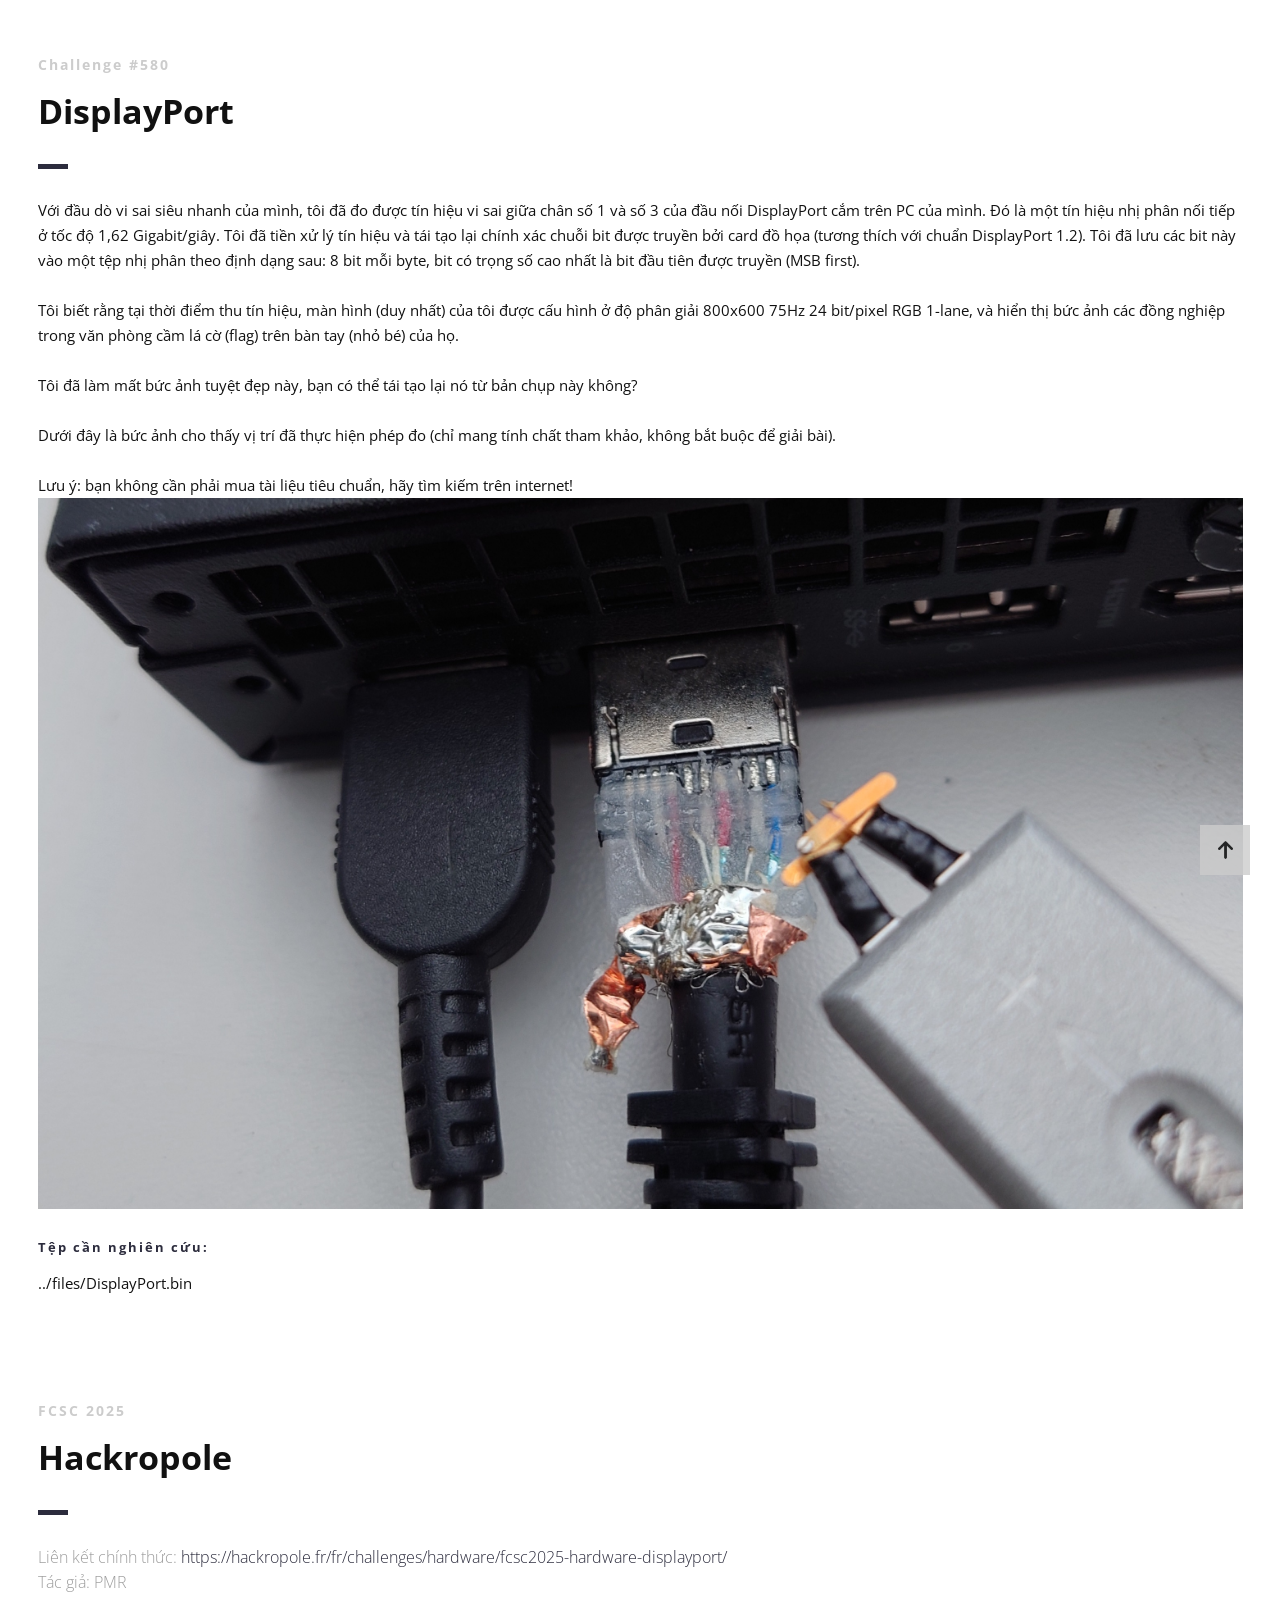
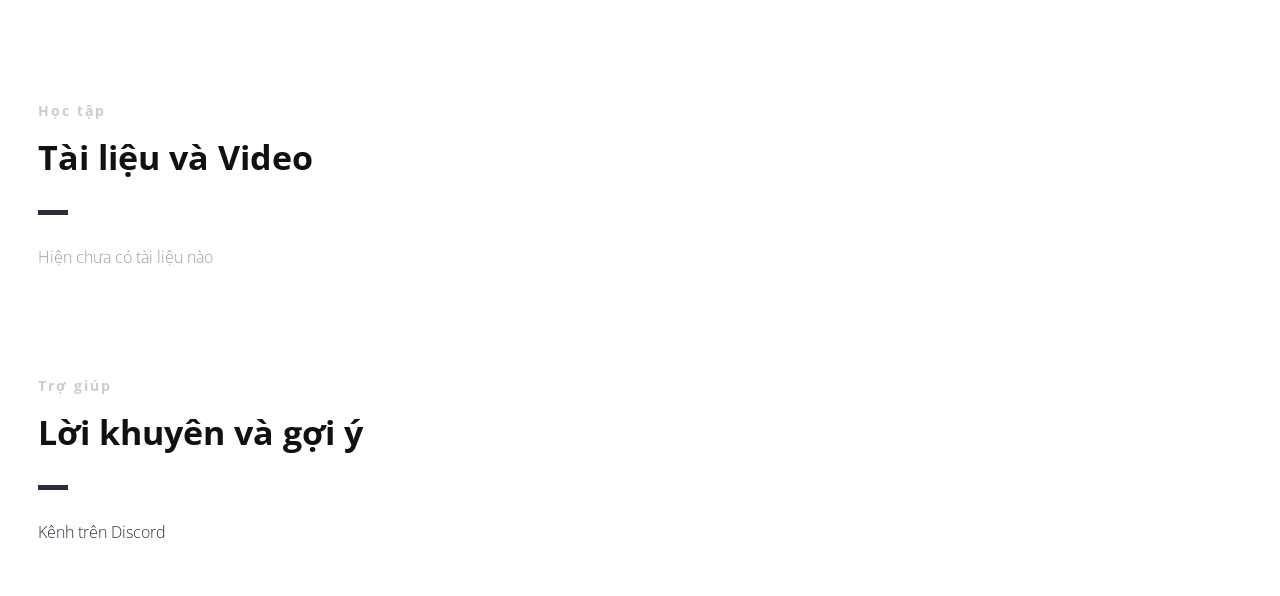
<file: presentation/index_vi.html>
<!DOCTYPE html>
<html>

<head lang="vi">
    <meta charset="UTF-8">
    <!--Page Title-->
    <title>Hack-Oeil - CTF của Cyrhades</title>
    <!--Meta Keywords and Description-->
    <meta name="keywords" content="">
    <meta name="description" content="">
    <meta name="viewport" content="width=device-width, initial-scale=1.0, user-scalable=no" />
    <link rel="shortcut icon" href="./assets/images/favicon.ico" title="Favicon" />
    <link rel="stylesheet" href="./assets/css/style.css">
    <link href='https://fonts.googleapis.com/css?family=Open+Sans:400,300,600,700,800' rel='stylesheet' type='text/css'>
    <script src="./assets/js/highlight.min.js"></script>
    <script>
        document.addEventListener('DOMContentLoaded', () => {
            // Kiểm tra xem cửa sổ có nằm trong iframe hay không
            if (window.self !== window.top) {
                document.querySelectorAll('a').forEach((link) => {
                    link.addEventListener('click', (event) => {
                        const a = event.target.closest('a[href^="http"]');
                        if (a) {
                            event.preventDefault();
                            window.parent.postMessage({
                                type: "open-external",
                                url: a.href
                            }, "*");
                        }
                    });
                });
            }
            // Bật làm nổi bật cú pháp:
            if (window.hljs) {
                hljs.highlightAll();
            } else {
                console.error("Highlight.js chưa được tải!");
            }
        });
    </script>
</head>

<body>

    <div id="wrapper">
        <!--Main Content Area-->
        <main id="content">
            <!--Ctf-->
            <section class="ctf scrollto">
                <article class="row clearfix">
                    <div class="col-1">
                        <div class="section-heading">
                            <h3>Challenge #580</h3>
                            <h2 class="section-title">DisplayPort</h2>
                            <p>
Với đầu dò vi sai siêu nhanh của mình, tôi đã đo được tín hiệu vi sai giữa chân số 1 và số 3 của đầu nối DisplayPort cắm trên PC của mình. Đó là một tín hiệu nhị phân nối tiếp ở tốc độ 1,62 Gigabit/giây. Tôi đã tiền xử lý tín hiệu và tái tạo lại chính xác chuỗi bit được truyền bởi card đồ họa (tương thích với chuẩn DisplayPort 1.2). Tôi đã lưu các bit này vào một tệp nhị phân theo định dạng sau: 8 bit mỗi byte, bit có trọng số cao nhất là bit đầu tiên được truyền (MSB first).
<br /><br />
Tôi biết rằng tại thời điểm thu tín hiệu, màn hình (duy nhất) của tôi được cấu hình ở độ phân giải 800x600 75Hz 24 bit/pixel RGB 1-lane, và hiển thị bức ảnh các đồng nghiệp trong văn phòng cầm lá cờ (flag) trên bàn tay (nhỏ bé) của họ.
<br /><br />
Tôi đã làm mất bức ảnh tuyệt đẹp này, bạn có thể tái tạo lại nó từ bản chụp này không?
<br /><br />
Dưới đây là bức ảnh cho thấy vị trí đã thực hiện phép đo (chỉ mang tính chất tham khảo, không bắt buộc để giải bài).
<br /><br />
Lưu ý: bạn không cần phải mua tài liệu tiêu chuẩn, hãy tìm kiếm trên internet!
<br /><img src="assets/images/DisplayPort.jpg">
                            </p>
                            <h4>Tệp cần nghiên cứu:</h4>
                            <p>../files/DisplayPort.bin</p>
                        </div>
                    </div>
                </article>

                <article class="row clearfix">
                    <div class="col-1">
                        <div class="section-heading">
                            <h3>FCSC 2025</h3>
                            <h2 class="section-title">Hackropole</h2>
                            <p class="section-subtitle">
                                Liên kết chính thức:
                                <a target="_blank" href="https://hackropole.fr/fr/challenges/hardware/fcsc2025-hardware-displayport/">https://hackropole.fr/fr/challenges/hardware/fcsc2025-hardware-displayport/</a>
                                <br />
                                Tác giả: PMR
                            </p>
                        </div>
                    </div>
                </article>

                <article class="row clearfix">
                    <div class="col-1">
                        <div class="section-heading">
                            <h3>Học tập</h3>
                            <h2 class="section-title">Tài liệu và Video</h2>
                            <p class="section-subtitle">
                                Hiện chưa có tài liệu nào
                            </p>
                        </div>
                    </div>
                </article>

                <article class="row clearfix">
                    <div class="col-1">
                        <div class="section-heading">
                            <h3>Trợ giúp</h3>
                            <h2 class="section-title">Lời khuyên và gợi ý</h2>
                            <p class="section-subtitle">
                                <a target="_blank"
                                    href="https://discord.com/channels/1175764392307077120/1175764601716092948">Kênh
                                    trên Discord</a>
                            </p>
                        </div>
                    </div>
                </article>
            </section>
            <!--End of Ctf-->
        </main>
        <!--End справочник Content Area-->

        <a id="scrollUp" href="#wrapper" style="position: fixed; z-index: 1000;"
            aria-label="Cuộn lên đầu trang" title="Về đầu trang"></a>
    </div>
</body>

</html>
</file>
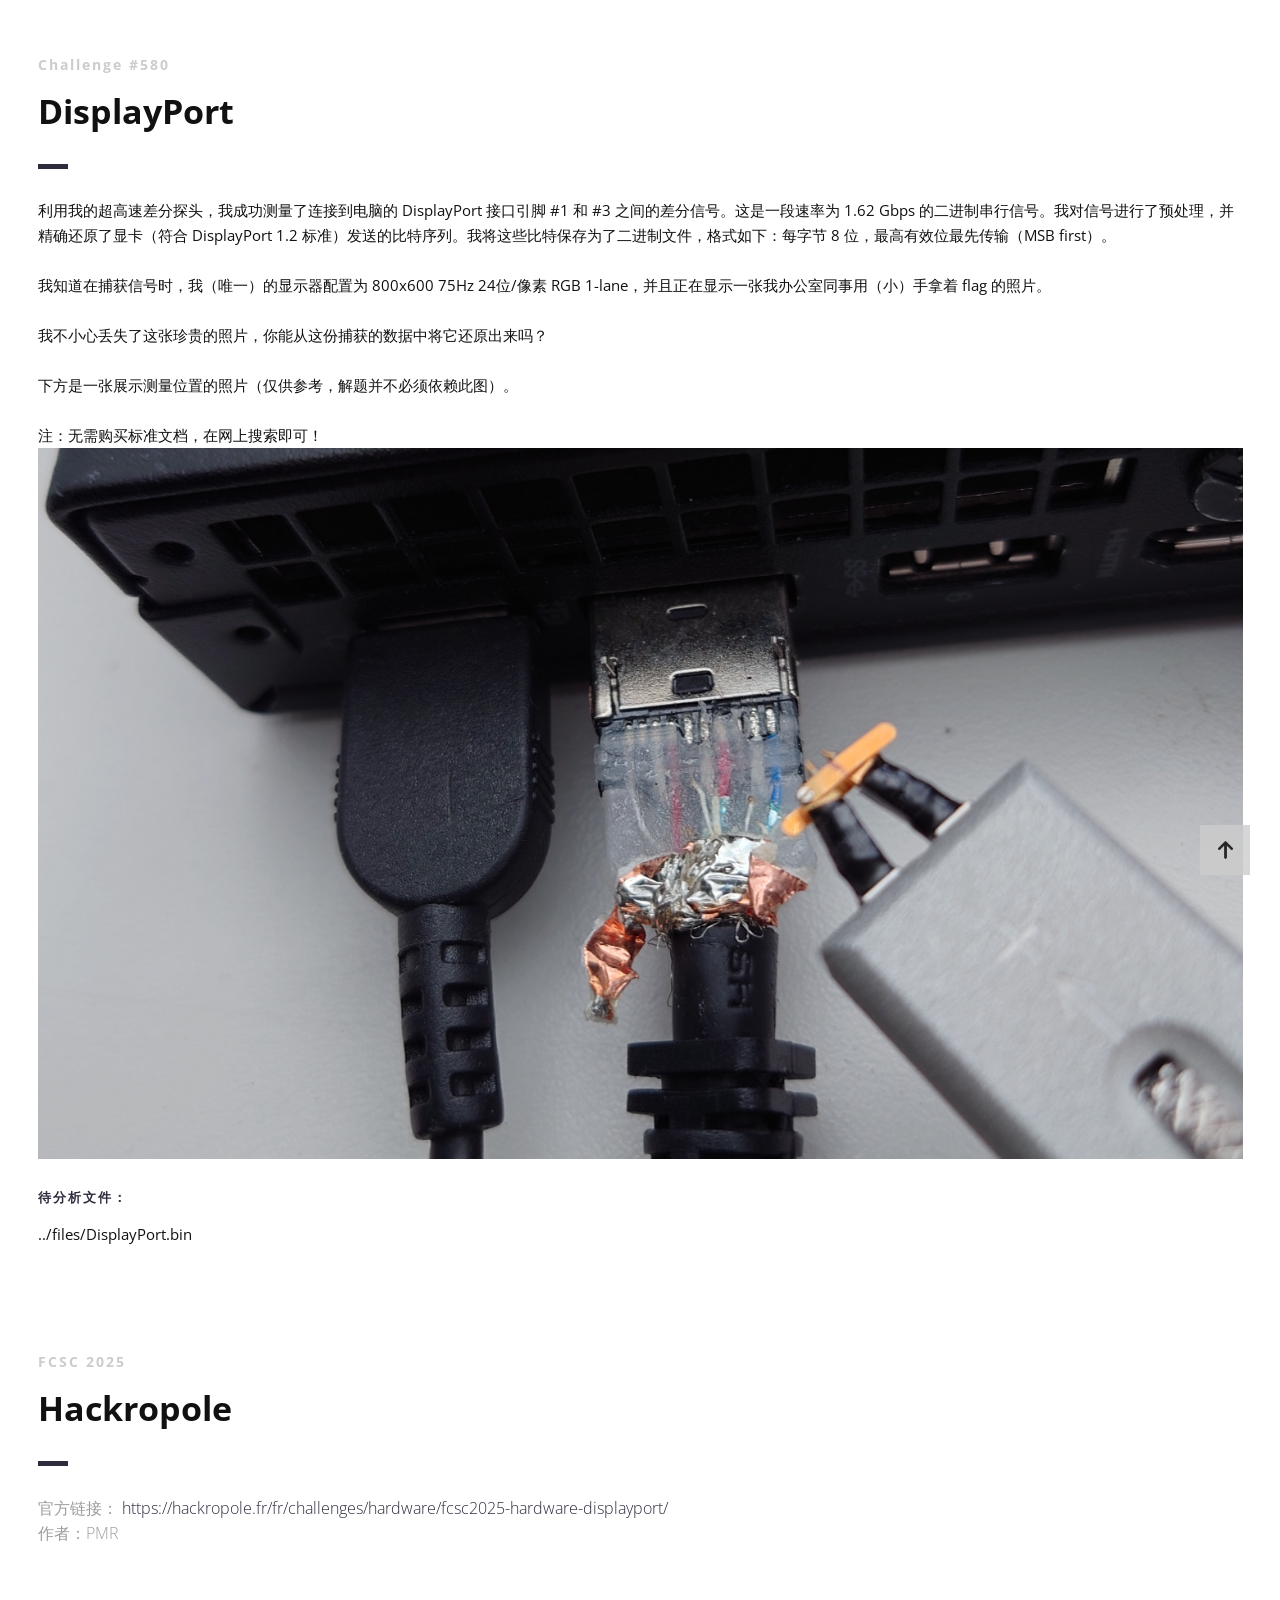
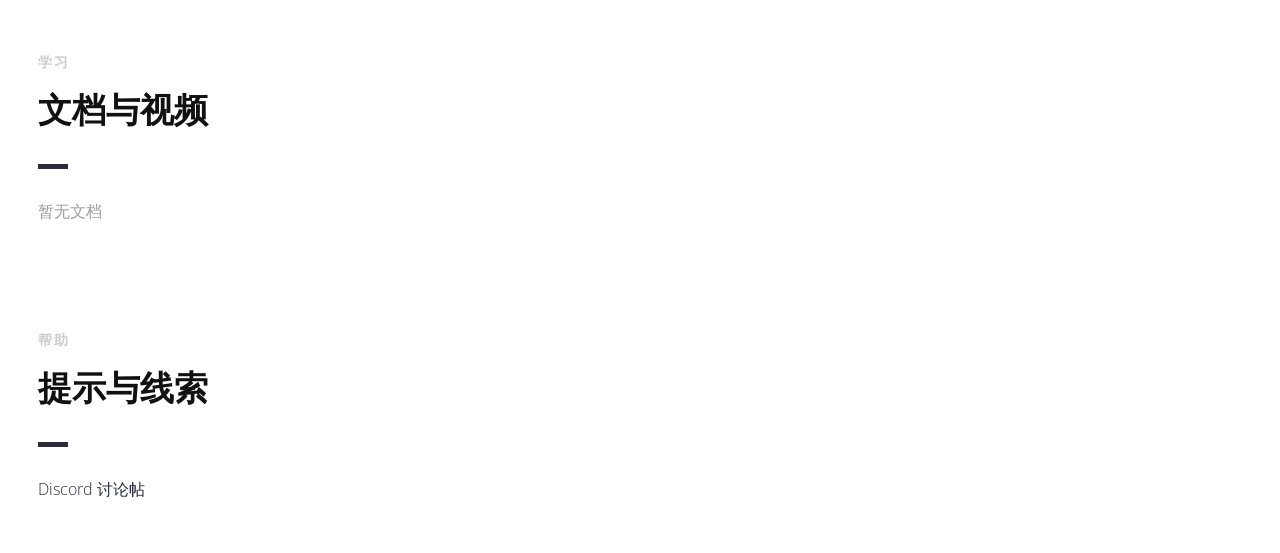
<file: presentation/index_zh.html>
<!DOCTYPE html>
<html>

<head lang="zh">
    <meta charset="UTF-8">
    <!--Page Title-->
    <title>Hack-Oeil - Cyrhades 的 CTF</title>
    <!--Meta Keywords and Description-->
    <meta name="keywords" content="">
    <meta name="description" content="">
    <meta name="viewport" content="width=device-width, initial-scale=1.0, user-scalable=no" />
    <link rel="shortcut icon" href="./assets/images/favicon.ico" title="Favicon" />
    <link rel="stylesheet" href="./assets/css/style.css">
    <link href='https://fonts.googleapis.com/css?family=Open+Sans:400,300,600,700,800' rel='stylesheet' type='text/css'>
    <script src="./assets/js/highlight.min.js"></script>
    <script>
        document.addEventListener('DOMContentLoaded', () => {
            // 检查窗口是否在 iframe 中
            if (window.self !== window.top) {
                document.querySelectorAll('a').forEach((link) => {
                    link.addEventListener('click', (event) => {
                        const a = event.target.closest('a[href^="http"]');
                        if (a) {
                            event.preventDefault();
                            window.parent.postMessage({
                                type: "open-external",
                                url: a.href
                            }, "*");
                        }
                    });
                });
            }
            // 启用语法高亮：
            if (window.hljs) {
                hljs.highlightAll();
            } else {
                console.error("Highlight.js 未加载！");
            }
        });
    </script>
</head>

<body>

    <div id="wrapper">
        <!--Main Content Area-->
        <main id="content">
            <!--Ctf-->
            <section class="ctf scrollto">
                <article class="row clearfix">
                    <div class="col-1">
                        <div class="section-heading">
                            <h3>Challenge #580</h3>
                            <h2 class="section-title">DisplayPort</h2>
                            <p>
利用我的超高速差分探头，我成功测量了连接到电脑的 DisplayPort 接口引脚 #1 和 #3 之间的差分信号。这是一段速率为 1.62 Gbps 的二进制串行信号。我对信号进行了预处理，并精确还原了显卡（符合 DisplayPort 1.2 标准）发送的比特序列。我将这些比特保存为了二进制文件，格式如下：每字节 8 位，最高有效位最先传输（MSB first）。
<br /><br />
我知道在捕获信号时，我（唯一）的显示器配置为 800x600 75Hz 24位/像素 RGB 1-lane，并且正在显示一张我办公室同事用（小）手拿着 flag 的照片。
<br /><br />
我不小心丢失了这张珍贵的照片，你能从这份捕获的数据中将它还原出来吗？
<br /><br />
下方是一张展示测量位置的照片（仅供参考，解题并不必须依赖此图）。
<br /><br />
注：无需购买标准文档，在网上搜索即可！
<br /><img src="assets/images/DisplayPort.jpg">
                            </p>
                            <h4>待分析文件：</h4>
                            <p>../files/DisplayPort.bin</p>
                        </div>
                    </div>
                </article>

                <article class="row clearfix">
                    <div class="col-1">
                        <div class="section-heading">
                            <h3>FCSC 2025</h3>
                            <h2 class="section-title">Hackropole</h2>
                            <p class="section-subtitle">
                                官方链接：
                                <a target="_blank" href="https://hackropole.fr/fr/challenges/hardware/fcsc2025-hardware-displayport/">https://hackropole.fr/fr/challenges/hardware/fcsc2025-hardware-displayport/</a>
                                <br />
                                作者：PMR
                            </p>
                        </div>
                    </div>
                </article>

                <article class="row clearfix">
                    <div class="col-1">
                        <div class="section-heading">
                            <h3>学习</h3>
                            <h2 class="section-title">文档与视频</h2>
                            <p class="section-subtitle">
                                暂无文档
                            </p>
                        </div>
                    </div>
                </article>

                <article class="row clearfix">
                    <div class="col-1">
                        <div class="section-heading">
                            <h3>帮助</h3>
                            <h2 class="section-title">提示与线索</h2>
                            <p class="section-subtitle">
                                <a target="_blank"
                                    href="https://discord.com/channels/1175764392307077120/1175764601716092948">Discord
                                    讨论帖</a>
                            </p>
                        </div>
                    </div>
                </article>
            </section>
            <!--End of Ctf-->
        </main>
        <!--End Main Content Area-->

        <a id="scrollUp" href="#wrapper" style="position: fixed; z-index: 1000;"
            aria-label="回到顶部" title="返回网站顶部"></a>
    </div>
</body>

</html>
</file>
<file: presentation/assets/css/style.css>
*,
*:before,
*:after {
    -webkit-box-sizing: border-box;
    -moz-box-sizing: border-box;
    box-sizing: border-box;
}

body,
div,
dl,
dt,
dd,
ul,
ol,
li,
h1,
h2,
h3,
h4,
h5,
h6,
pre,
form,
blockquote,
th,
td {
    margin: 0;
    padding: 0;
    direction: ltr;
}

body {
    margin: 0;
    padding: 0;
    -webkit-font-smoothing: antialiased;
    overflow-x: hidden;
}

p {
    line-height: 25px;
}

code:not([class*="language"]) {
    color: #DE3384;
}

pre {
    width: 600px;
    max-width: 100%;
    overflow-x: auto;
    white-space: pre;
    background: #eee;
    padding: 10px;
    border-radius: 8px;
}

.row img {
    height: auto;
    max-width: 100%;
}

a {
    text-decoration: none;
    line-height: inherit;
    -webkit-transition: opacity 0.3s ease-out;
    -moz-transition: opacity 0.3s ease-out;
    -o-transition: opacity 0.3s ease-out;
    transition: opacity 0.3s ease-out;
}

iframe {
    border: 0 !important;
}

section {
    clear: both;
    overflow: hidden;
}

.row {
    max-width: 1245px;
    margin: 0 auto;
    padding: 25px 0 0 0;
    position: relative;
}

.no-padding-bottom .row,
.no-padding-bottom div,
.no-padding-bottom.row {
    padding-bottom: 0;
}

.no-padding-top.row,
.no-padding-top div {
    padding-top: 0;
}

.big-padding-top {
    padding-top: 75px !important;
}

.big-padding-bottom {
    padding-bottom: 85px !important;
}

[class*='col-'] {
    float: left;
    padding: 20px;
}

.clearfix:after {
    content: "";
    display: table;
    clear: both;
}

h1 {
    padding: 20px 0;
}

h2 {
    padding: 14px 0;
}

h3 {
    padding: 10px 0;
}

h4 {
    padding: 7px 0;
}

h5 {
    padding: 7px 0;
}

h6 {
    padding: 7px 0;
}

.text-left {
    text-align: left;
}

.text-center {
    text-align: center;
}

.text-right {
    text-align: right;
}

.section-heading {
    padding: 0 0 15px 0;
}

.section-subtitle {
    font-size: 18px;
    padding-top: 0;
}

.section-heading h3 {
    font-size: 14px;
    font-weight: bold;
    color: #ccc;
    letter-spacing: 2px;
    padding-bottom: 0;
}

.section-heading h4 {
    font-size: 13px;
    font-weight: bold;
    color: #2C2C3D;
    letter-spacing: 2px;
    padding-bottom: 0;
}

#scrollUp {
    bottom: 15px;
    right: 30px;
    width: 50px;
    height: 50px;
    margin-bottom: 10px;
    padding: 0 5px 20px 5px;
    background: #ccc;
    background-size: 30%;
    background-repeat: no-repeat;
    background-image: url('../images/arrow-up.png');
    background-position: center;
    -webkit-transition: margin-bottom 150ms linear;
    -moz-transition: margin-bottom 150ms linear;
    -o-transition: margin-bottom 150ms linear;
    transition: margin-bottom 150ms linear;
    opacity: 0.8;
}

#scrollUp:hover {
    margin-bottom: 25px;
}

.section-subtitle img {
    height: 32px;
    width: auto;
    vertical-align: middle;
}

.section-subtitle img.capture {
    width: 100%;
    height: auto;
    vertical-align: middle;
}

body {
    background: #fff;
}

a,
.la-ball-triangle-path {
    color: #2C2C3D;
}

a:hover,
#header.nav-solid nav a:hover {
    color: #2C2C3D;
}

.icon i {
    color: #2C2C3D;
}

#banner .section-heading:before,
.testimonial.classic footer:before {
    background: #2C2C3D;
}

.pricing-block-content:hover {
    border-color: #2C2C3D;
}

#header nav a,
#header i {
    color: #111;
}

#header.nav-solid,
#header.nav-solid a,
#header.nav-solid i,
#nav-mobile ul li a {
    color: #333;
}

#header.nav-solid .active {
    color: #2C2C3D;
    border-color: #2C2C3D;
}

.primary-color,
.featured .pricing {
    background-color: #2C2C3D;
}

.primary-color,
.primary-color .section-title,
.primary-color .section-subtitle,
.featured .pricing,
.featured .pricing p {
    color: #fff;
}

.section-heading h2:after {
    background: #2C2C3D;
    content: "";
    display: block;
    width: 30px;
    height: 5px;
    margin-top: 30px;
}

.text-center .section-heading h2:after {
    margin: 30px auto 25px auto;
}

.primary-color .icon i,
.primary-color i {
    color: #fff;
}

.secondary-color {
    background-color: #f5f5f5;
}

#banner {
    background: url("../images/banner-image-1.jpg") no-repeat center top;
    background-size: cover;
}

body {
    font-family: 'Open Sans', sans-serif, Arial, Helvetica;
    font-size: 15px;
    font-weight: normal;
    color: #111;
}

#banner h1 {
    font-family: 'Open Sans', sans-serif, Arial, Helvetica;
    font-size: 62px;
    line-height: 60px;
    font-weight: 800;
    color: #111;
}

#banner h2 {
    font-family: 'Open Sans', sans-serif, Arial, Helvetica;
    font-size: 18px;
    font-weight: 300;
    color: #111;
}

.section-title {
    font-family: 'Open Sans', sans-serif, Arial, Helvetica;
    font-size: 34px;
    font-weight: 700;
    color: #111;
}

.section-subtitle {
    font-family: 'Open Sans', sans-serif, Arial, Helvetica;
    font-size: 16px;
    font-weight: 300;
    color: #9c9c9c;
}

.testimonial q {
    font-family: 'Open Sans', sans-serif, Arial, Helvetica;
    font-size: 17px;
    font-weight: 300;
}

.testimonial.classic q,
.testimonial.classic footer {
    color: #111;
}

h1 {
    font-family: 'Open Sans', sans-serif, Arial, Helvetica;
    font-size: 40px;
    font-weight: 300;
    color: #111;
}

h2 {
    font-family: 'Open Sans', sans-serif, Arial, Helvetica;
    font-size: 34px;
    font-weight: 300;
    color: #111;
}

h3 {
    font-family: 'Open Sans', sans-serif, Arial, Helvetica;
    font-size: 30px;
    font-weight: 700;
    color: #111;
}

h4 {
    font-family: 'Open Sans', sans-serif, Arial, Helvetica;
    font-size: 18px;
    font-weight: 400;
    color: #111;
}

h5 {
    font-family: 'Open Sans', sans-serif, Arial, Helvetica;
    font-size: 16px;
    font-weight: 400;
    color: #111;
}

h6 {
    font-family: 'Open Sans', sans-serif, Arial, Helvetica;
    font-size: 14px;
    font-weight: 400;
    color: #111;
}

.button,
input[type="submit"] {
    font-family: 'Open Sans', sans-serif, Arial, Helvetica;
    font-size: 14px;
    font-weight: bold;
    color: #111;
}

.button,
input[type="submit"] {
    border-color: #111;
}

.button:hover,
input[type="submit"]:hover {
    border-color: #2C2C3D;
    color: #2C2C3D;
}

#banner .button {
    font-family: 'Open Sans', sans-serif, Arial, Helvetica;
    font-size: 16px;
    color: #111;
}

#banner .button {
    border-color: #111;
}

#banner .button:hover {
    color: #2C2C3D;
    border-color: #2C2C3D;
}

#landing-footer,
#landing-footer p,
#landing-footer a {
    font-family: 'Open Sans', sans-serif, Arial, Helvetica;
    font-size: 12px;
    font-weight: normal;
    color: #999;
}

#landing-footer i {
    color: #999;
}

/* RTL Support for Arabic */
html[dir="rtl"] body,
html[dir="rtl"] div,
html[dir="rtl"] dl,
html[dir="rtl"] dt,
html[dir="rtl"] dd,
html[dir="rtl"] ul,
html[dir="rtl"] ol,
html[dir="rtl"] li,
html[dir="rtl"] h1,
html[dir="rtl"] h2,
html[dir="rtl"] h3,
html[dir="rtl"] h4,
html[dir="rtl"] h5,
html[dir="rtl"] h6,
html[dir="rtl"] pre,
html[dir="rtl"] form,
html[dir="rtl"] blockquote,
html[dir="rtl"] th,
html[dir="rtl"] td,
html[dir="rtl"] p,
html[dir="rtl"] section,
html[dir="rtl"] article {
    direction: rtl !important;
    text-align: right !important;
}

html[dir="rtl"] [class*='col-'] {
    float: right;
}
</file>
